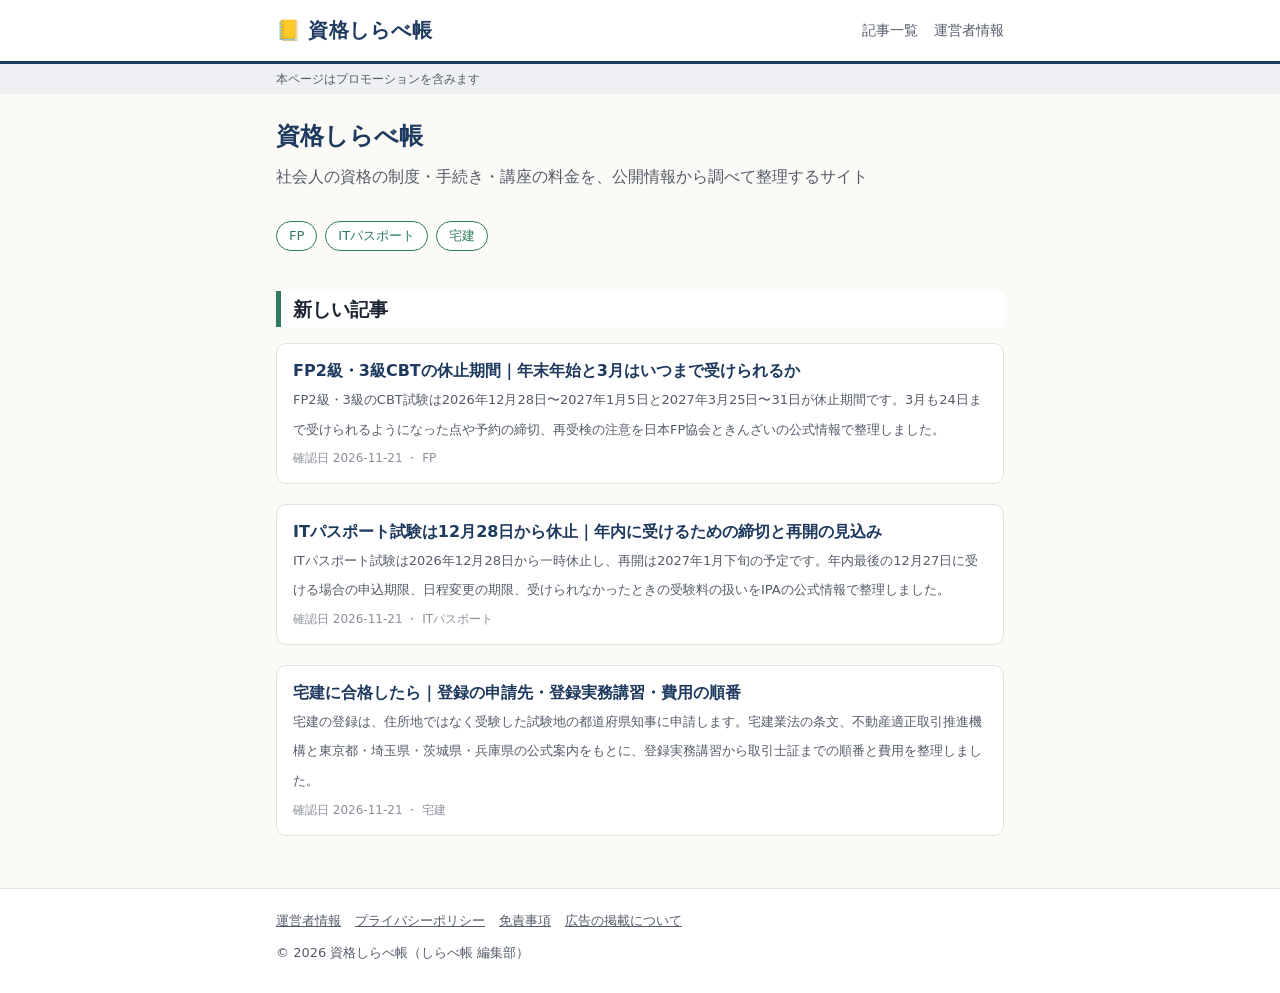
<file: index.html>
<!doctype html>
<html lang="ja">
<head>
<meta charset="utf-8">
<meta name="viewport" content="width=device-width, initial-scale=1">
<title>資格しらべ帳</title>
<meta name="description" content="社会人の資格の制度・手続き・講座の料金を、公開情報から調べて整理するサイト">
<link rel="canonical" href="https://shikaku-shirabe.github.io/">
<meta property="og:type" content="website">
<meta property="og:title" content="資格しらべ帳">
<meta property="og:description" content="社会人の資格の制度・手続き・講座の料金を、公開情報から調べて整理するサイト">
<meta property="og:url" content="https://shikaku-shirabe.github.io/">
<meta property="og:site_name" content="資格しらべ帳">
<link rel="stylesheet" href="/assets/style.css">

</head>
<body>
<header class="site-head"><div class="wrap">
<a class="logo" href="/"><span aria-hidden="true">📒</span>資格しらべ帳</a>
<nav class="nav" aria-label="サイト内"><a href="/">記事一覧</a><a href="/about/">運営者情報</a></nav>
</div></header>
<div class="pr"><div class="wrap">本ページはプロモーションを含みます</div></div>
<main><div class="wrap">
<section class="hero"><h1>資格しらべ帳</h1><p>社会人の資格の制度・手続き・講座の料金を、公開情報から調べて整理するサイト</p></section>
<ul class="tags"><li><a href="/tag/FP/">FP</a></li><li><a href="/tag/IT%E3%83%91%E3%82%B9%E3%83%9D%E3%83%BC%E3%83%88/">ITパスポート</a></li><li><a href="/tag/%E5%AE%85%E5%BB%BA/">宅建</a></li></ul>
<h2>新しい記事</h2>
<ul class="cards"><li><a class="card" href="/fp-cbt-kyushi-nenmatsu-3gatsu/"><b>FP2級・3級CBTの休止期間｜年末年始と3月はいつまで受けられるか</b><span>FP2級・3級のCBT試験は2026年12月28日〜2027年1月5日と2027年3月25日〜31日が休止期間です。3月も24日まで受けられるようになった点や予約の締切、再受検の注意を日本FP協会ときんざいの公式情報で整理しました。</span><small>確認日 2026-11-21 ・ FP</small></a></li><li><a class="card" href="/itpassport-cbt-kyushi-2026/"><b>ITパスポート試験は12月28日から休止｜年内に受けるための締切と再開の見込み</b><span>ITパスポート試験は2026年12月28日から一時休止し、再開は2027年1月下旬の予定です。年内最後の12月27日に受ける場合の申込期限、日程変更の期限、受けられなかったときの受験料の扱いをIPAの公式情報で整理しました。</span><small>確認日 2026-11-21 ・ ITパスポート</small></a></li><li><a class="card" href="/takken-goukaku-go-touroku-shinseisaki/"><b>宅建に合格したら｜登録の申請先・登録実務講習・費用の順番</b><span>宅建の登録は、住所地ではなく受験した試験地の都道府県知事に申請します。宅建業法の条文、不動産適正取引推進機構と東京都・埼玉県・茨城県・兵庫県の公式案内をもとに、登録実務講習から取引士証までの順番と費用を整理しました。</span><small>確認日 2026-11-21 ・ 宅建</small></a></li></ul>
</div></main>
<footer class="site-foot"><div class="wrap">
<nav aria-label="サイト情報"><a href="/about/">運営者情報</a><a href="/privacy/">プライバシーポリシー</a><a href="/disclaimer/">免責事項</a><a href="/ads/">広告の掲載について</a></nav>
<div>© 2026 資格しらべ帳（しらべ帳 編集部）</div>
</div></footer>
</body>
</html>
</file>
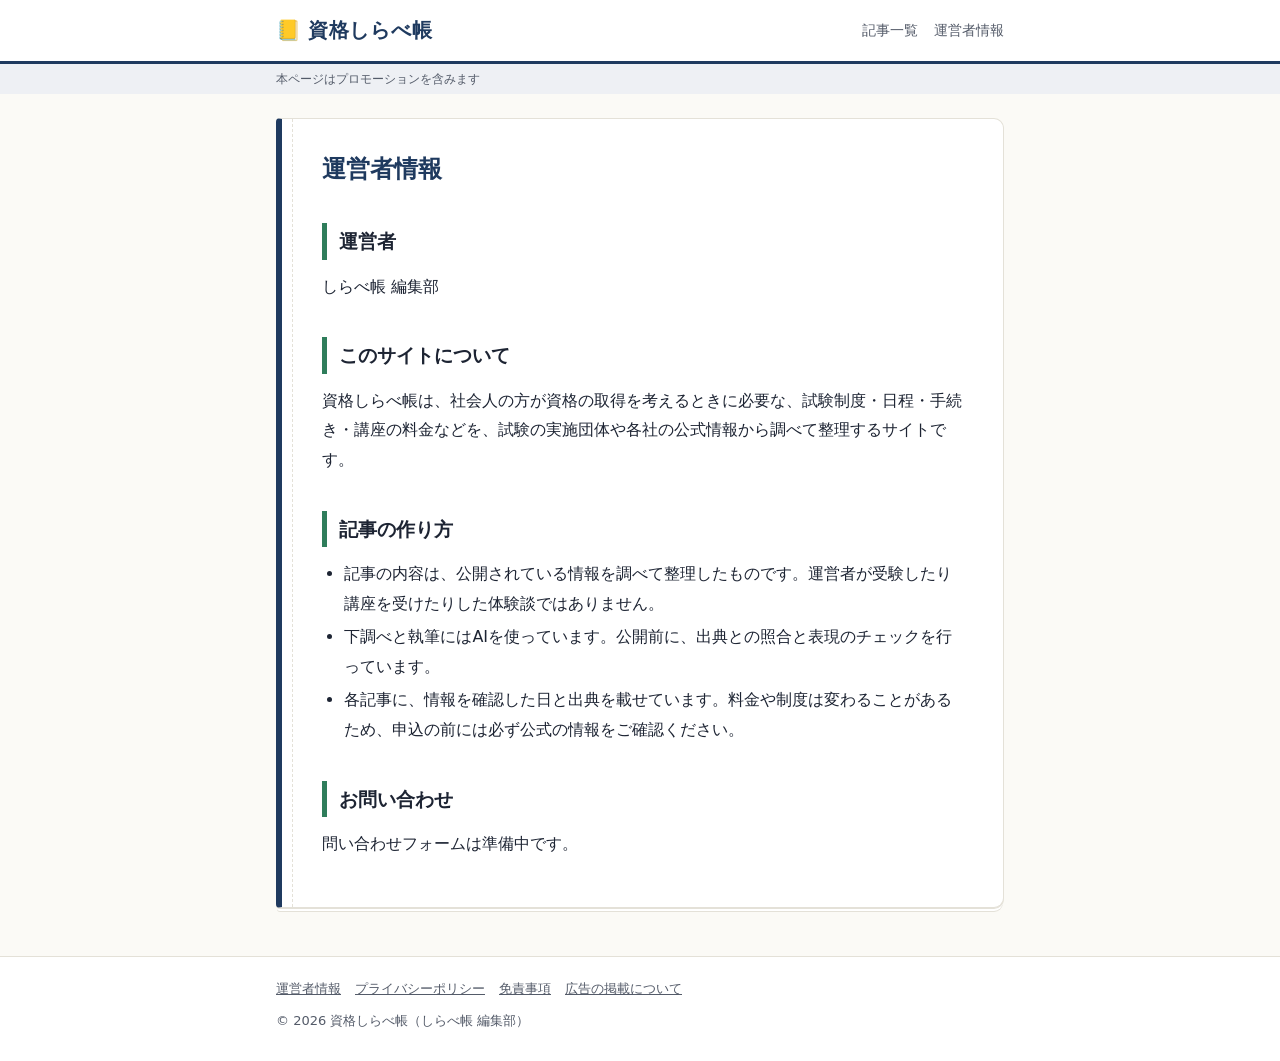
<file: about/index.html>
<!doctype html>
<html lang="ja">
<head>
<meta charset="utf-8">
<meta name="viewport" content="width=device-width, initial-scale=1">
<title>運営者情報 | 資格しらべ帳</title>
<meta name="description" content="資格しらべ帳の運営者と、記事の作り方について">
<link rel="canonical" href="https://shikaku-shirabe.github.io/about/">
<meta property="og:type" content="article">
<meta property="og:title" content="運営者情報 | 資格しらべ帳">
<meta property="og:description" content="資格しらべ帳の運営者と、記事の作り方について">
<meta property="og:url" content="https://shikaku-shirabe.github.io/about/">
<meta property="og:site_name" content="資格しらべ帳">
<link rel="stylesheet" href="/assets/style.css">

</head>
<body>
<header class="site-head"><div class="wrap">
<a class="logo" href="/"><span aria-hidden="true">📒</span>資格しらべ帳</a>
<nav class="nav" aria-label="サイト内"><a href="/">記事一覧</a><a href="/about/">運営者情報</a></nav>
</div></header>
<div class="pr"><div class="wrap">本ページはプロモーションを含みます</div></div>
<main><div class="wrap">
<article class="paper"><h1>運営者情報</h1>
<h2>運営者</h2>
<p>しらべ帳 編集部</p>
<h2>このサイトについて</h2>
<p>資格しらべ帳は、社会人の方が資格の取得を考えるときに必要な、試験制度・日程・手続き・講座の料金などを、試験の実施団体や各社の公式情報から調べて整理するサイトです。</p>
<h2>記事の作り方</h2>
<ul>
<li>記事の内容は、公開されている情報を調べて整理したものです。運営者が受験したり講座を受けたりした体験談ではありません。</li>
<li>下調べと執筆にはAIを使っています。公開前に、出典との照合と表現のチェックを行っています。</li>
<li>各記事に、情報を確認した日と出典を載せています。料金や制度は変わることがあるため、申込の前には必ず公式の情報をご確認ください。</li>
</ul>
<h2>お問い合わせ</h2>
<p>問い合わせフォームは準備中です。</p>
</article>
</div></main>
<footer class="site-foot"><div class="wrap">
<nav aria-label="サイト情報"><a href="/about/">運営者情報</a><a href="/privacy/">プライバシーポリシー</a><a href="/disclaimer/">免責事項</a><a href="/ads/">広告の掲載について</a></nav>
<div>© 2026 資格しらべ帳（しらべ帳 編集部）</div>
</div></footer>
</body>
</html>
</file>
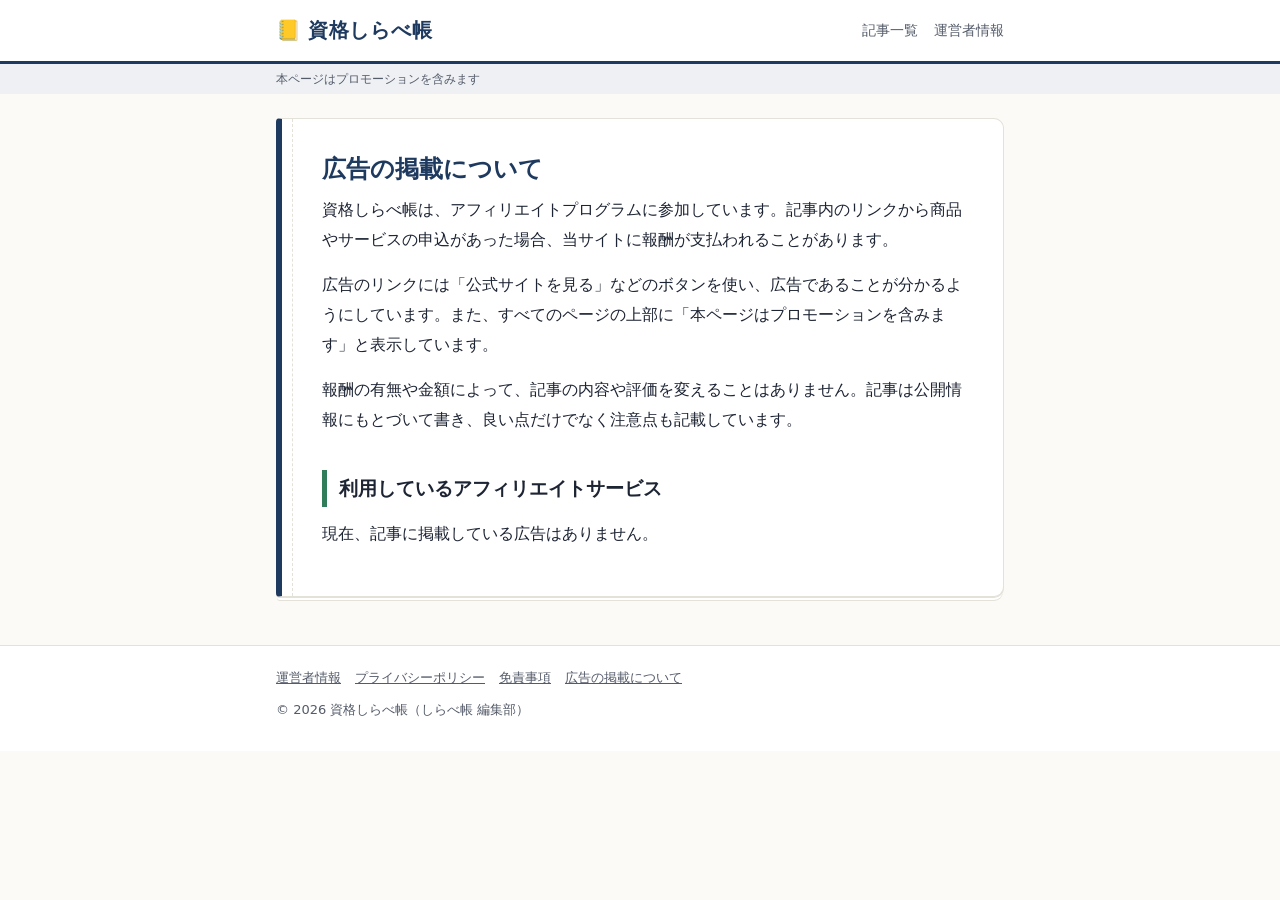
<file: ads/index.html>
<!doctype html>
<html lang="ja">
<head>
<meta charset="utf-8">
<meta name="viewport" content="width=device-width, initial-scale=1">
<title>広告の掲載について | 資格しらべ帳</title>
<meta name="description" content="資格しらべ帳の広告の掲載について">
<link rel="canonical" href="https://shikaku-shirabe.github.io/ads/">
<meta property="og:type" content="article">
<meta property="og:title" content="広告の掲載について | 資格しらべ帳">
<meta property="og:description" content="資格しらべ帳の広告の掲載について">
<meta property="og:url" content="https://shikaku-shirabe.github.io/ads/">
<meta property="og:site_name" content="資格しらべ帳">
<link rel="stylesheet" href="/assets/style.css">

</head>
<body>
<header class="site-head"><div class="wrap">
<a class="logo" href="/"><span aria-hidden="true">📒</span>資格しらべ帳</a>
<nav class="nav" aria-label="サイト内"><a href="/">記事一覧</a><a href="/about/">運営者情報</a></nav>
</div></header>
<div class="pr"><div class="wrap">本ページはプロモーションを含みます</div></div>
<main><div class="wrap">
<article class="paper"><h1>広告の掲載について</h1>
<p>資格しらべ帳は、アフィリエイトプログラムに参加しています。記事内のリンクから商品やサービスの申込があった場合、当サイトに報酬が支払われることがあります。</p>
<p>広告のリンクには「公式サイトを見る」などのボタンを使い、広告であることが分かるようにしています。また、すべてのページの上部に「本ページはプロモーションを含みます」と表示しています。</p>
<p>報酬の有無や金額によって、記事の内容や評価を変えることはありません。記事は公開情報にもとづいて書き、良い点だけでなく注意点も記載しています。</p>
<h2>利用しているアフィリエイトサービス</h2>
<p>現在、記事に掲載している広告はありません。</p>
</article>
</div></main>
<footer class="site-foot"><div class="wrap">
<nav aria-label="サイト情報"><a href="/about/">運営者情報</a><a href="/privacy/">プライバシーポリシー</a><a href="/disclaimer/">免責事項</a><a href="/ads/">広告の掲載について</a></nav>
<div>© 2026 資格しらべ帳（しらべ帳 編集部）</div>
</div></footer>
</body>
</html>
</file>
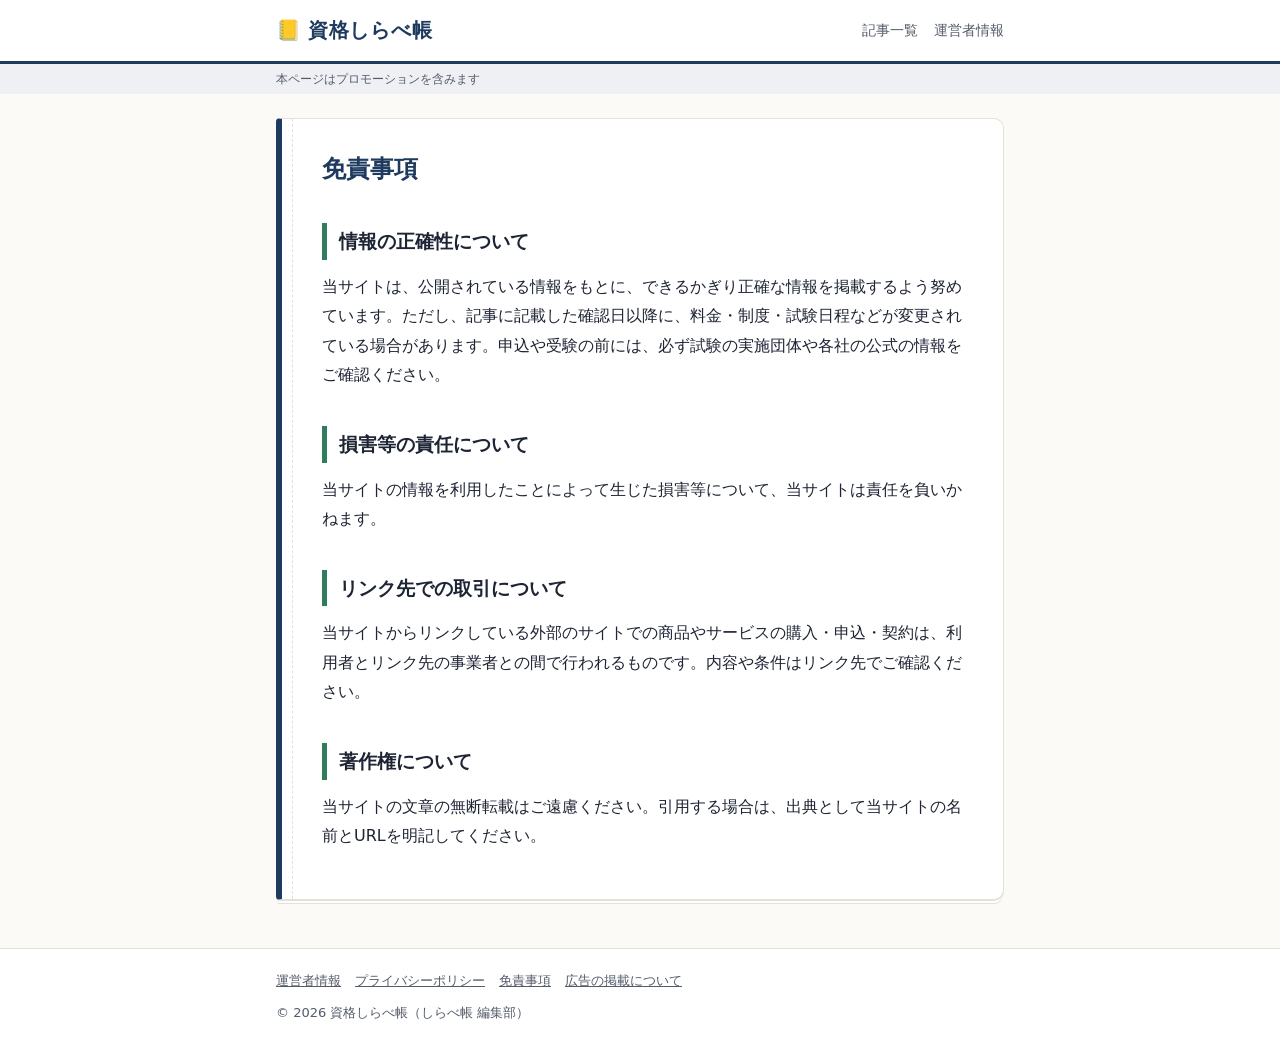
<file: disclaimer/index.html>
<!doctype html>
<html lang="ja">
<head>
<meta charset="utf-8">
<meta name="viewport" content="width=device-width, initial-scale=1">
<title>免責事項 | 資格しらべ帳</title>
<meta name="description" content="資格しらべ帳の免責事項">
<link rel="canonical" href="https://shikaku-shirabe.github.io/disclaimer/">
<meta property="og:type" content="article">
<meta property="og:title" content="免責事項 | 資格しらべ帳">
<meta property="og:description" content="資格しらべ帳の免責事項">
<meta property="og:url" content="https://shikaku-shirabe.github.io/disclaimer/">
<meta property="og:site_name" content="資格しらべ帳">
<link rel="stylesheet" href="/assets/style.css">

</head>
<body>
<header class="site-head"><div class="wrap">
<a class="logo" href="/"><span aria-hidden="true">📒</span>資格しらべ帳</a>
<nav class="nav" aria-label="サイト内"><a href="/">記事一覧</a><a href="/about/">運営者情報</a></nav>
</div></header>
<div class="pr"><div class="wrap">本ページはプロモーションを含みます</div></div>
<main><div class="wrap">
<article class="paper"><h1>免責事項</h1>
<h2>情報の正確性について</h2>
<p>当サイトは、公開されている情報をもとに、できるかぎり正確な情報を掲載するよう努めています。ただし、記事に記載した確認日以降に、料金・制度・試験日程などが変更されている場合があります。申込や受験の前には、必ず試験の実施団体や各社の公式の情報をご確認ください。</p>
<h2>損害等の責任について</h2>
<p>当サイトの情報を利用したことによって生じた損害等について、当サイトは責任を負いかねます。</p>
<h2>リンク先での取引について</h2>
<p>当サイトからリンクしている外部のサイトでの商品やサービスの購入・申込・契約は、利用者とリンク先の事業者との間で行われるものです。内容や条件はリンク先でご確認ください。</p>
<h2>著作権について</h2>
<p>当サイトの文章の無断転載はご遠慮ください。引用する場合は、出典として当サイトの名前とURLを明記してください。</p>
</article>
</div></main>
<footer class="site-foot"><div class="wrap">
<nav aria-label="サイト情報"><a href="/about/">運営者情報</a><a href="/privacy/">プライバシーポリシー</a><a href="/disclaimer/">免責事項</a><a href="/ads/">広告の掲載について</a></nav>
<div>© 2026 資格しらべ帳（しらべ帳 編集部）</div>
</div></footer>
</body>
</html>
</file>
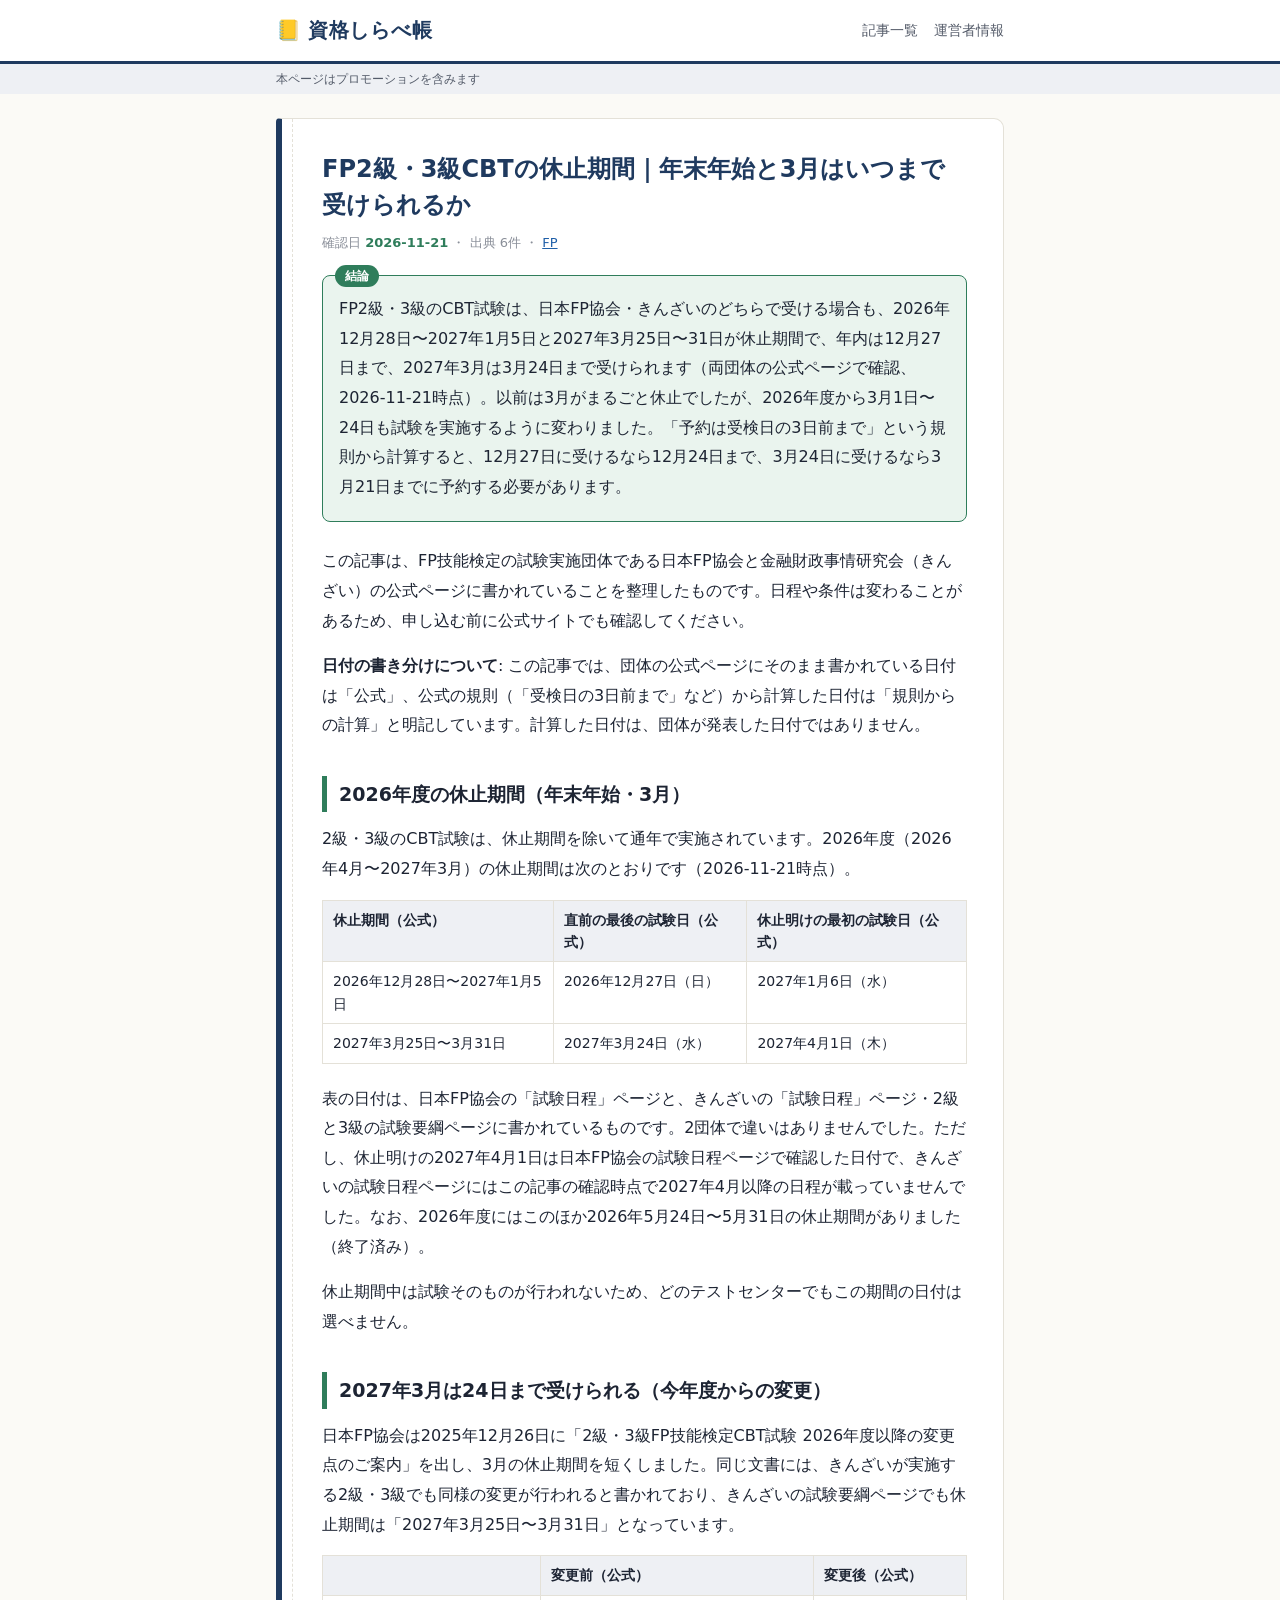
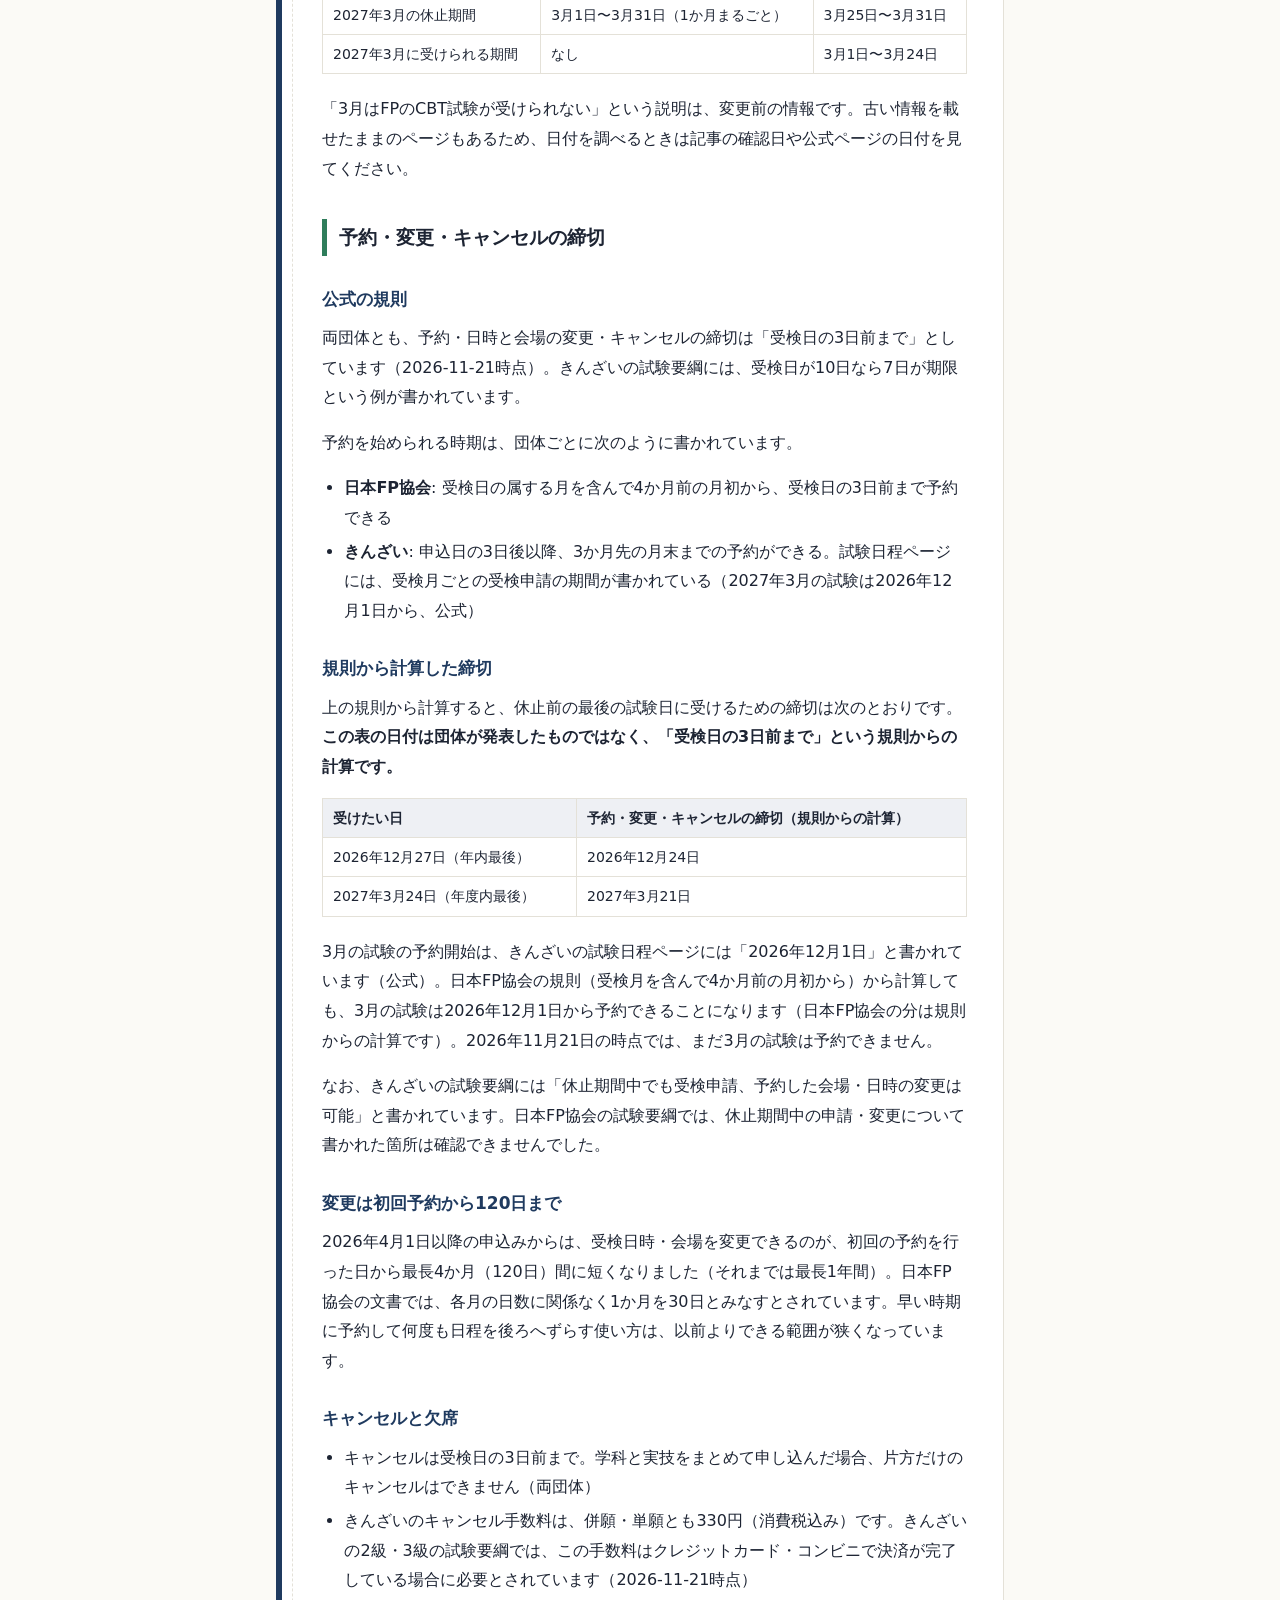
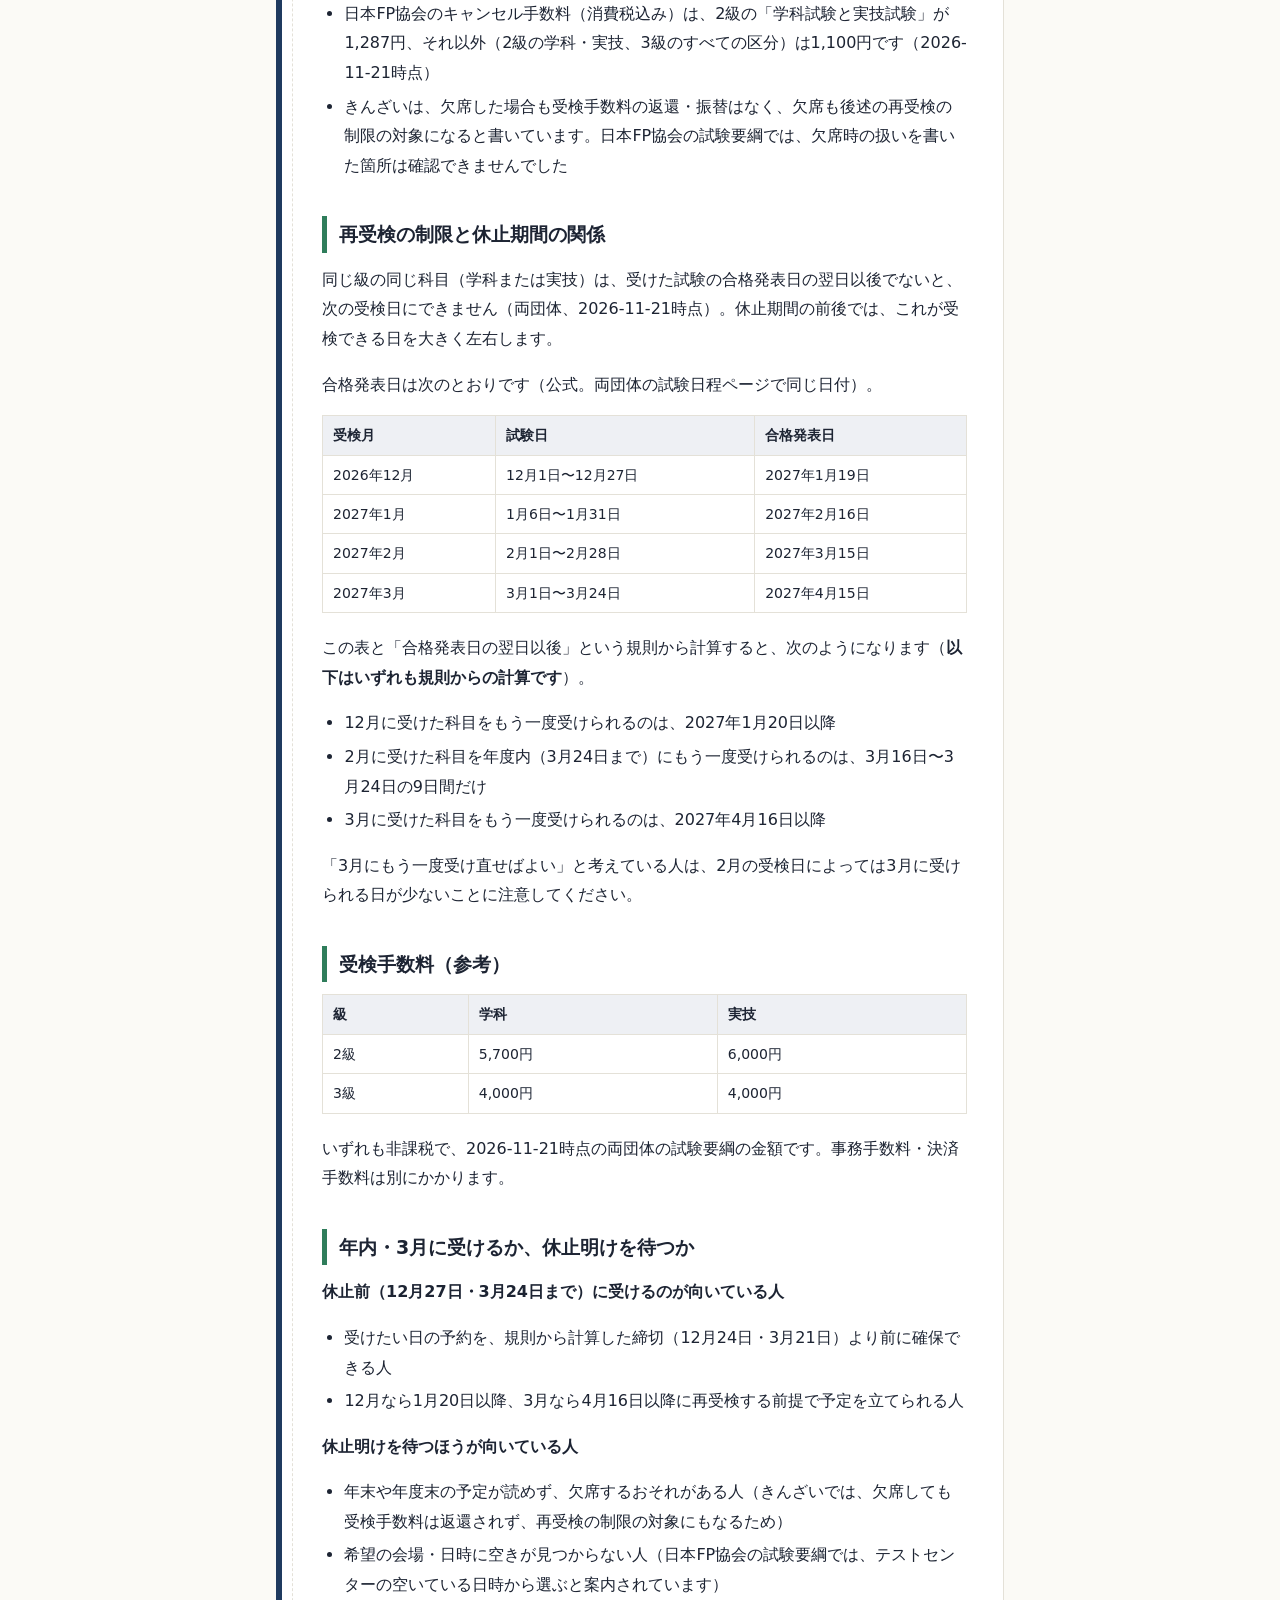
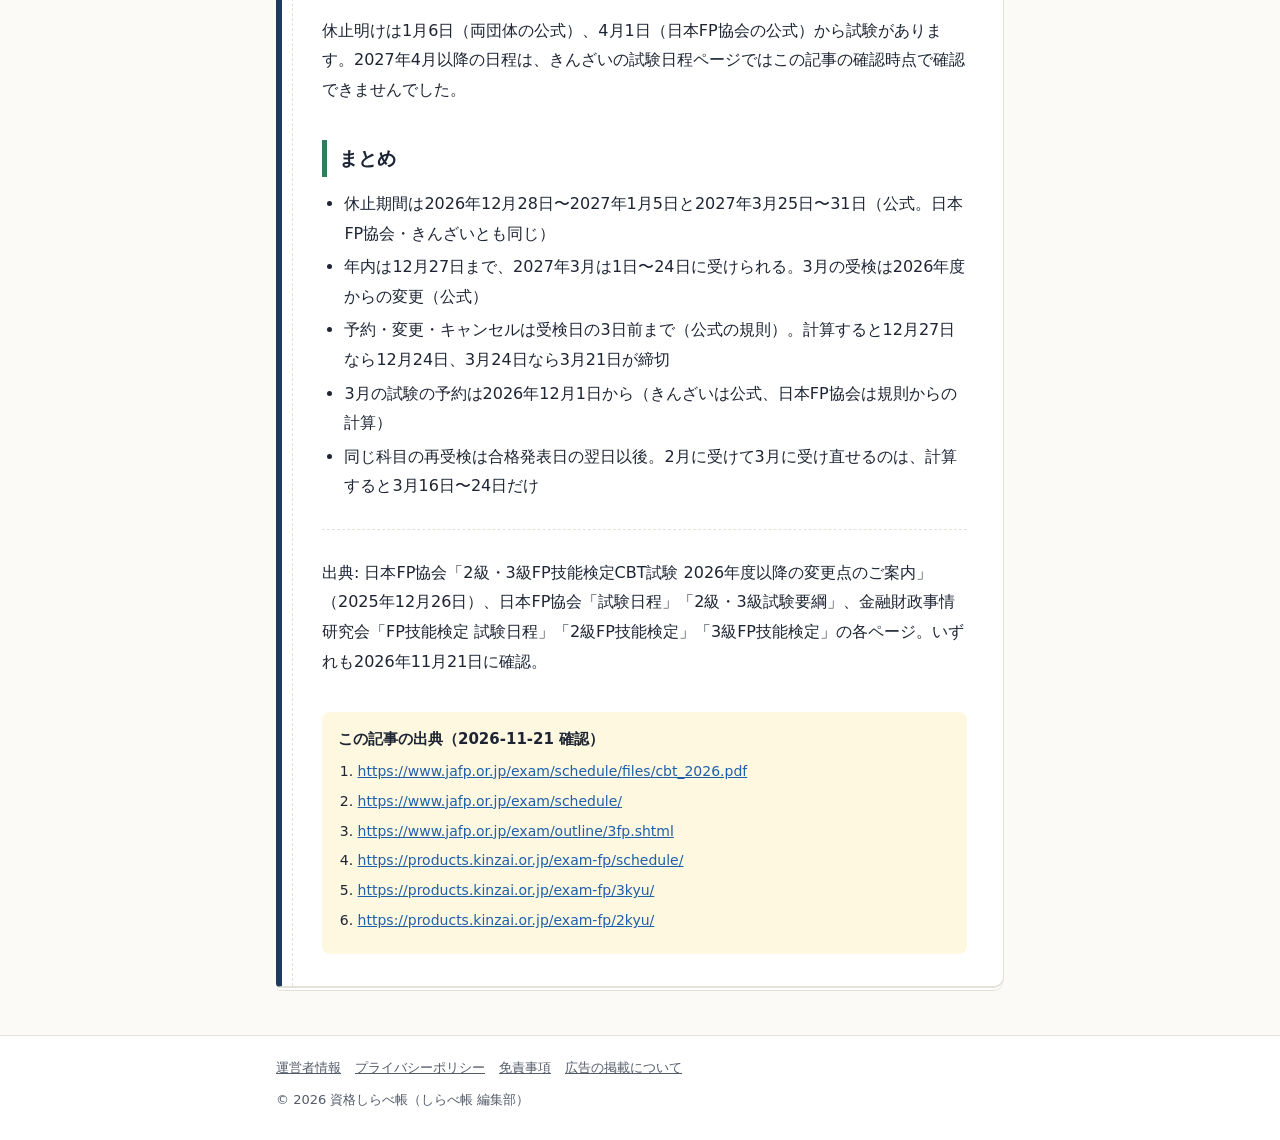
<file: fp-cbt-kyushi-nenmatsu-3gatsu/index.html>
<!doctype html>
<html lang="ja">
<head>
<meta charset="utf-8">
<meta name="viewport" content="width=device-width, initial-scale=1">
<title>FP2級・3級CBTの休止期間｜年末年始と3月はいつまで受けられるか | 資格しらべ帳</title>
<meta name="description" content="FP2級・3級のCBT試験は2026年12月28日〜2027年1月5日と2027年3月25日〜31日が休止期間です。3月も24日まで受けられるようになった点や予約の締切、再受検の注意を日本FP協会ときんざいの公式情報で整理しました。">
<link rel="canonical" href="https://shikaku-shirabe.github.io/fp-cbt-kyushi-nenmatsu-3gatsu/">
<meta property="og:type" content="article">
<meta property="og:title" content="FP2級・3級CBTの休止期間｜年末年始と3月はいつまで受けられるか | 資格しらべ帳">
<meta property="og:description" content="FP2級・3級のCBT試験は2026年12月28日〜2027年1月5日と2027年3月25日〜31日が休止期間です。3月も24日まで受けられるようになった点や予約の締切、再受検の注意を日本FP協会ときんざいの公式情報で整理しました。">
<meta property="og:url" content="https://shikaku-shirabe.github.io/fp-cbt-kyushi-nenmatsu-3gatsu/">
<meta property="og:site_name" content="資格しらべ帳">
<link rel="stylesheet" href="/assets/style.css">

</head>
<body>
<header class="site-head"><div class="wrap">
<a class="logo" href="/"><span aria-hidden="true">📒</span>資格しらべ帳</a>
<nav class="nav" aria-label="サイト内"><a href="/">記事一覧</a><a href="/about/">運営者情報</a></nav>
</div></header>
<div class="pr"><div class="wrap">本ページはプロモーションを含みます</div></div>
<main><div class="wrap">
<article class="paper">
<h1>FP2級・3級CBTの休止期間｜年末年始と3月はいつまで受けられるか</h1>
<div class="meta">確認日 <b>2026-11-21</b> ・ 出典 6件 ・ <a href="/tag/FP/">FP</a></div>
<div class="lead"><span class="lead-label">結論</span><p>FP2級・3級のCBT試験は、日本FP協会・きんざいのどちらで受ける場合も、2026年12月28日〜2027年1月5日と2027年3月25日〜31日が休止期間で、年内は12月27日まで、2027年3月は3月24日まで受けられます（両団体の公式ページで確認、2026-11-21時点）。以前は3月がまるごと休止でしたが、2026年度から3月1日〜24日も試験を実施するように変わりました。「予約は受検日の3日前まで」という規則から計算すると、12月27日に受けるなら12月24日まで、3月24日に受けるなら3月21日までに予約する必要があります。</p></div>
<p>この記事は、FP技能検定の試験実施団体である日本FP協会と金融財政事情研究会（きんざい）の公式ページに書かれていることを整理したものです。日程や条件は変わることがあるため、申し込む前に公式サイトでも確認してください。</p>
<p><strong>日付の書き分けについて</strong>: この記事では、団体の公式ページにそのまま書かれている日付は「公式」、公式の規則（「受検日の3日前まで」など）から計算した日付は「規則からの計算」と明記しています。計算した日付は、団体が発表した日付ではありません。</p>
<h2 id="h-1">2026年度の休止期間（年末年始・3月）</h2>
<p>2級・3級のCBT試験は、休止期間を除いて通年で実施されています。2026年度（2026年4月〜2027年3月）の休止期間は次のとおりです（2026-11-21時点）。</p>
<div class="table-wrap"><table><thead><tr><th>休止期間（公式）</th><th>直前の最後の試験日（公式）</th><th>休止明けの最初の試験日（公式）</th></tr></thead><tbody><tr><td>2026年12月28日〜2027年1月5日</td><td>2026年12月27日（日）</td><td>2027年1月6日（水）</td></tr><tr><td>2027年3月25日〜3月31日</td><td>2027年3月24日（水）</td><td>2027年4月1日（木）</td></tr></tbody></table></div>
<p>表の日付は、日本FP協会の「試験日程」ページと、きんざいの「試験日程」ページ・2級と3級の試験要綱ページに書かれているものです。2団体で違いはありませんでした。ただし、休止明けの2027年4月1日は日本FP協会の試験日程ページで確認した日付で、きんざいの試験日程ページにはこの記事の確認時点で2027年4月以降の日程が載っていませんでした。なお、2026年度にはこのほか2026年5月24日〜5月31日の休止期間がありました（終了済み）。</p>
<p>休止期間中は試験そのものが行われないため、どのテストセンターでもこの期間の日付は選べません。</p>
<h2 id="h-2">2027年3月は24日まで受けられる（今年度からの変更）</h2>
<p>日本FP協会は2025年12月26日に「2級・3級FP技能検定CBT試験 2026年度以降の変更点のご案内」を出し、3月の休止期間を短くしました。同じ文書には、きんざいが実施する2級・3級でも同様の変更が行われると書かれており、きんざいの試験要綱ページでも休止期間は「2027年3月25日〜3月31日」となっています。</p>
<div class="table-wrap"><table><thead><tr><th></th><th>変更前（公式）</th><th>変更後（公式）</th></tr></thead><tbody><tr><td>2027年3月の休止期間</td><td>3月1日〜3月31日（1か月まるごと）</td><td>3月25日〜3月31日</td></tr><tr><td>2027年3月に受けられる期間</td><td>なし</td><td>3月1日〜3月24日</td></tr></tbody></table></div>
<p>「3月はFPのCBT試験が受けられない」という説明は、変更前の情報です。古い情報を載せたままのページもあるため、日付を調べるときは記事の確認日や公式ページの日付を見てください。</p>
<h2 id="h-3">予約・変更・キャンセルの締切</h2>
<h3>公式の規則</h3>
<p>両団体とも、予約・日時と会場の変更・キャンセルの締切は「受検日の3日前まで」としています（2026-11-21時点）。きんざいの試験要綱には、受検日が10日なら7日が期限という例が書かれています。</p>
<p>予約を始められる時期は、団体ごとに次のように書かれています。</p>
<ul><li><strong>日本FP協会</strong>: 受検日の属する月を含んで4か月前の月初から、受検日の3日前まで予約できる</li><li><strong>きんざい</strong>: 申込日の3日後以降、3か月先の月末までの予約ができる。試験日程ページには、受検月ごとの受検申請の期間が書かれている（2027年3月の試験は2026年12月1日から、公式）</li></ul>
<h3>規則から計算した締切</h3>
<p>上の規則から計算すると、休止前の最後の試験日に受けるための締切は次のとおりです。<strong>この表の日付は団体が発表したものではなく、「受検日の3日前まで」という規則からの計算です。</strong></p>
<div class="table-wrap"><table><thead><tr><th>受けたい日</th><th>予約・変更・キャンセルの締切（規則からの計算）</th></tr></thead><tbody><tr><td>2026年12月27日（年内最後）</td><td>2026年12月24日</td></tr><tr><td>2027年3月24日（年度内最後）</td><td>2027年3月21日</td></tr></tbody></table></div>
<p>3月の試験の予約開始は、きんざいの試験日程ページには「2026年12月1日」と書かれています（公式）。日本FP協会の規則（受検月を含んで4か月前の月初から）から計算しても、3月の試験は2026年12月1日から予約できることになります（日本FP協会の分は規則からの計算です）。2026年11月21日の時点では、まだ3月の試験は予約できません。</p>
<p>なお、きんざいの試験要綱には「休止期間中でも受検申請、予約した会場・日時の変更は可能」と書かれています。日本FP協会の試験要綱では、休止期間中の申請・変更について書かれた箇所は確認できませんでした。</p>
<h3>変更は初回予約から120日まで</h3>
<p>2026年4月1日以降の申込みからは、受検日時・会場を変更できるのが、初回の予約を行った日から最長4か月（120日）間に短くなりました（それまでは最長1年間）。日本FP協会の文書では、各月の日数に関係なく1か月を30日とみなすとされています。早い時期に予約して何度も日程を後ろへずらす使い方は、以前よりできる範囲が狭くなっています。</p>
<h3>キャンセルと欠席</h3>
<ul><li>キャンセルは受検日の3日前まで。学科と実技をまとめて申し込んだ場合、片方だけのキャンセルはできません（両団体）</li><li>きんざいのキャンセル手数料は、併願・単願とも330円（消費税込み）です。きんざいの2級・3級の試験要綱では、この手数料はクレジットカード・コンビニで決済が完了している場合に必要とされています（2026-11-21時点）</li><li>日本FP協会のキャンセル手数料（消費税込み）は、2級の「学科試験と実技試験」が1,287円、それ以外（2級の学科・実技、3級のすべての区分）は1,100円です（2026-11-21時点）</li><li>きんざいは、欠席した場合も受検手数料の返還・振替はなく、欠席も後述の再受検の制限の対象になると書いています。日本FP協会の試験要綱では、欠席時の扱いを書いた箇所は確認できませんでした</li></ul>
<h2 id="h-4">再受検の制限と休止期間の関係</h2>
<p>同じ級の同じ科目（学科または実技）は、受けた試験の合格発表日の翌日以後でないと、次の受検日にできません（両団体、2026-11-21時点）。休止期間の前後では、これが受検できる日を大きく左右します。</p>
<p>合格発表日は次のとおりです（公式。両団体の試験日程ページで同じ日付）。</p>
<div class="table-wrap"><table><thead><tr><th>受検月</th><th>試験日</th><th>合格発表日</th></tr></thead><tbody><tr><td>2026年12月</td><td>12月1日〜12月27日</td><td>2027年1月19日</td></tr><tr><td>2027年1月</td><td>1月6日〜1月31日</td><td>2027年2月16日</td></tr><tr><td>2027年2月</td><td>2月1日〜2月28日</td><td>2027年3月15日</td></tr><tr><td>2027年3月</td><td>3月1日〜3月24日</td><td>2027年4月15日</td></tr></tbody></table></div>
<p>この表と「合格発表日の翌日以後」という規則から計算すると、次のようになります（<strong>以下はいずれも規則からの計算です</strong>）。</p>
<ul><li>12月に受けた科目をもう一度受けられるのは、2027年1月20日以降</li><li>2月に受けた科目を年度内（3月24日まで）にもう一度受けられるのは、3月16日〜3月24日の9日間だけ</li><li>3月に受けた科目をもう一度受けられるのは、2027年4月16日以降</li></ul>
<p>「3月にもう一度受け直せばよい」と考えている人は、2月の受検日によっては3月に受けられる日が少ないことに注意してください。</p>
<h2 id="h-5">受検手数料（参考）</h2>
<div class="table-wrap"><table><thead><tr><th>級</th><th>学科</th><th>実技</th></tr></thead><tbody><tr><td>2級</td><td>5,700円</td><td>6,000円</td></tr><tr><td>3級</td><td>4,000円</td><td>4,000円</td></tr></tbody></table></div>
<p>いずれも非課税で、2026-11-21時点の両団体の試験要綱の金額です。事務手数料・決済手数料は別にかかります。</p>
<h2 id="h-6">年内・3月に受けるか、休止明けを待つか</h2>
<p><strong>休止前（12月27日・3月24日まで）に受けるのが向いている人</strong></p>
<ul><li>受けたい日の予約を、規則から計算した締切（12月24日・3月21日）より前に確保できる人</li><li>12月なら1月20日以降、3月なら4月16日以降に再受検する前提で予定を立てられる人</li></ul>
<p><strong>休止明けを待つほうが向いている人</strong></p>
<ul><li>年末や年度末の予定が読めず、欠席するおそれがある人（きんざいでは、欠席しても受検手数料は返還されず、再受検の制限の対象にもなるため）</li><li>希望の会場・日時に空きが見つからない人（日本FP協会の試験要綱では、テストセンターの空いている日時から選ぶと案内されています）</li></ul>
<p>休止明けは1月6日（両団体の公式）、4月1日（日本FP協会の公式）から試験があります。2027年4月以降の日程は、きんざいの試験日程ページではこの記事の確認時点で確認できませんでした。</p>
<h2 id="h-7">まとめ</h2>
<ul><li>休止期間は2026年12月28日〜2027年1月5日と2027年3月25日〜31日（公式。日本FP協会・きんざいとも同じ）</li><li>年内は12月27日まで、2027年3月は1日〜24日に受けられる。3月の受検は2026年度からの変更（公式）</li><li>予約・変更・キャンセルは受検日の3日前まで（公式の規則）。計算すると12月27日なら12月24日、3月24日なら3月21日が締切</li><li>3月の試験の予約は2026年12月1日から（きんざいは公式、日本FP協会は規則からの計算）</li><li>同じ科目の再受検は合格発表日の翌日以後。2月に受けて3月に受け直せるのは、計算すると3月16日〜24日だけ</li></ul>
<hr>
<p>出典: 日本FP協会「2級・3級FP技能検定CBT試験 2026年度以降の変更点のご案内」（2025年12月26日）、日本FP協会「試験日程」「2級・3級試験要綱」、金融財政事情研究会「FP技能検定 試験日程」「2級FP技能検定」「3級FP技能検定」の各ページ。いずれも2026年11月21日に確認。</p>
<section class="sources"><h2>この記事の出典（2026-11-21 確認）</h2><ol><li><a href="https://www.jafp.or.jp/exam/schedule/files/cbt_2026.pdf" target="_blank" rel="noopener">https://www.jafp.or.jp/exam/schedule/files/cbt_2026.pdf</a></li><li><a href="https://www.jafp.or.jp/exam/schedule/" target="_blank" rel="noopener">https://www.jafp.or.jp/exam/schedule/</a></li><li><a href="https://www.jafp.or.jp/exam/outline/3fp.shtml" target="_blank" rel="noopener">https://www.jafp.or.jp/exam/outline/3fp.shtml</a></li><li><a href="https://products.kinzai.or.jp/exam-fp/schedule/" target="_blank" rel="noopener">https://products.kinzai.or.jp/exam-fp/schedule/</a></li><li><a href="https://products.kinzai.or.jp/exam-fp/3kyu/" target="_blank" rel="noopener">https://products.kinzai.or.jp/exam-fp/3kyu/</a></li><li><a href="https://products.kinzai.or.jp/exam-fp/2kyu/" target="_blank" rel="noopener">https://products.kinzai.or.jp/exam-fp/2kyu/</a></li></ol></section>
</article>

</div></main>
<footer class="site-foot"><div class="wrap">
<nav aria-label="サイト情報"><a href="/about/">運営者情報</a><a href="/privacy/">プライバシーポリシー</a><a href="/disclaimer/">免責事項</a><a href="/ads/">広告の掲載について</a></nav>
<div>© 2026 資格しらべ帳（しらべ帳 編集部）</div>
</div></footer>
</body>
</html>
</file>
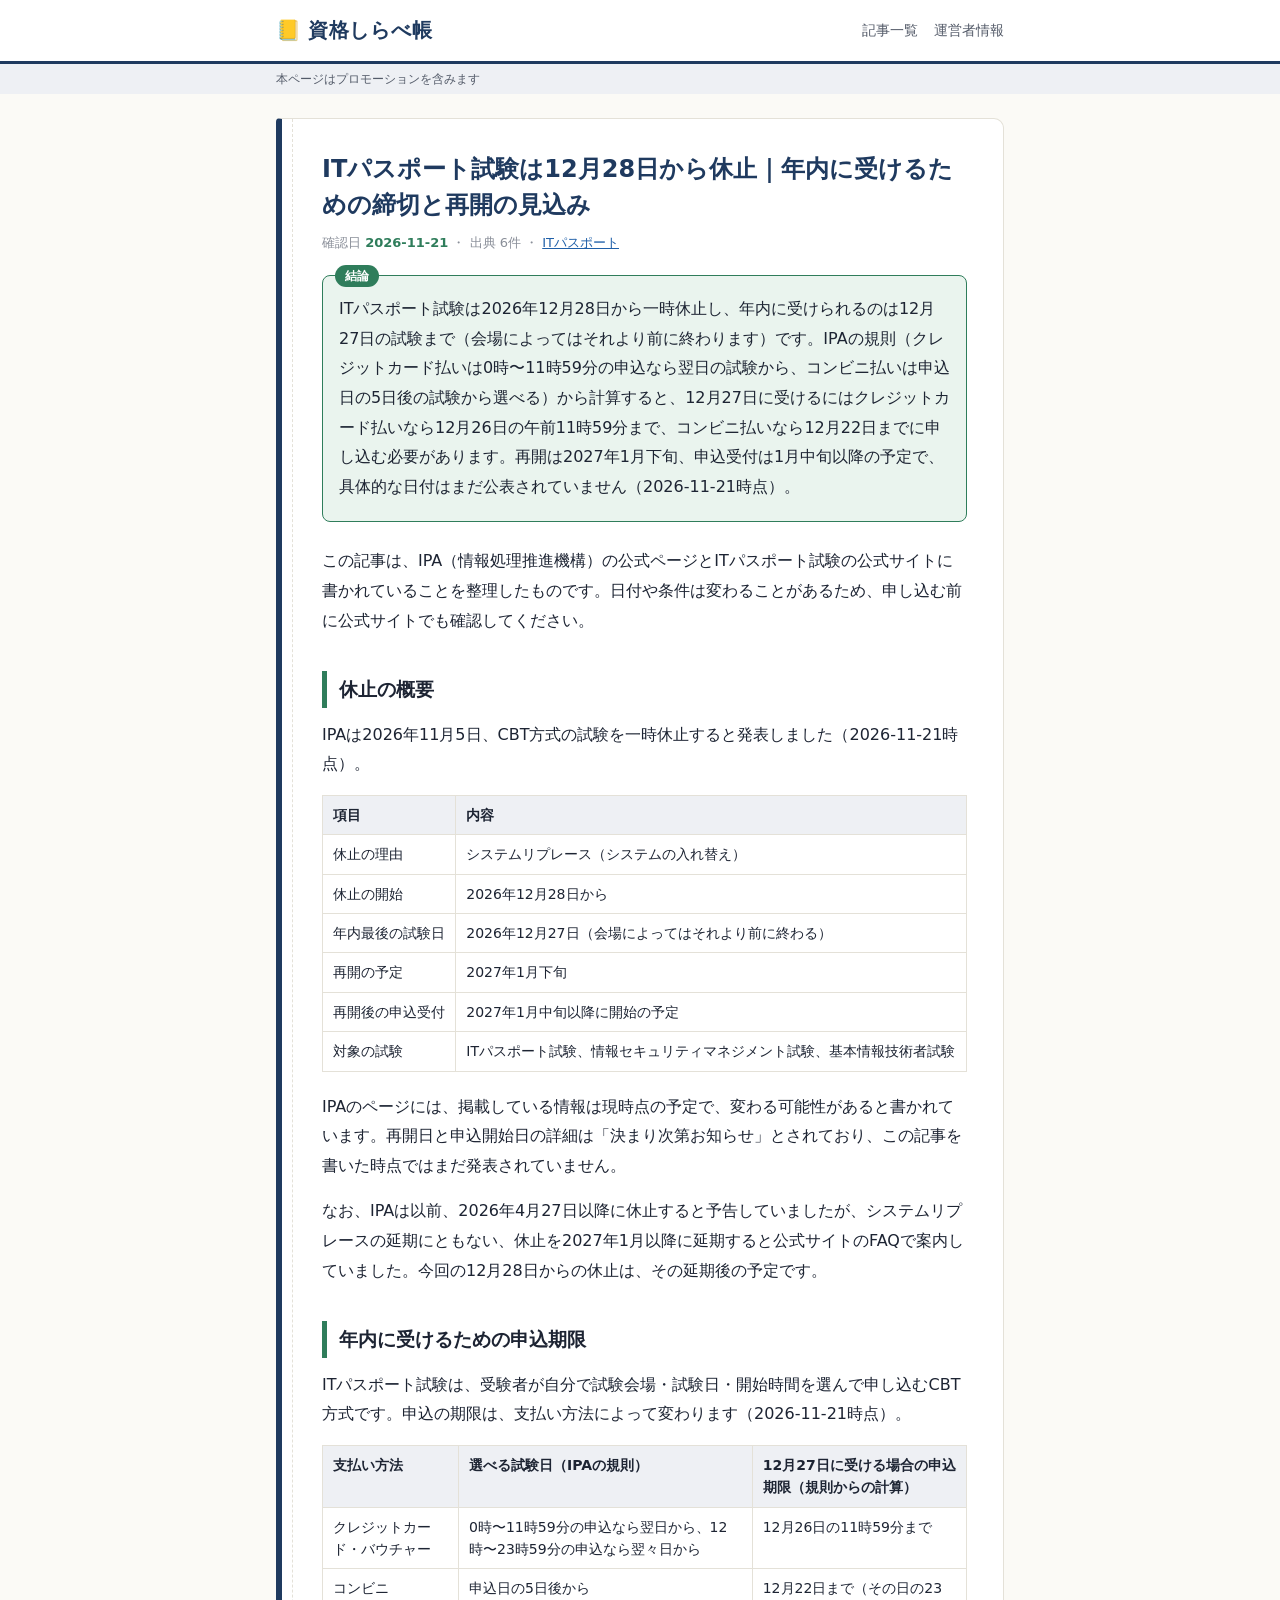
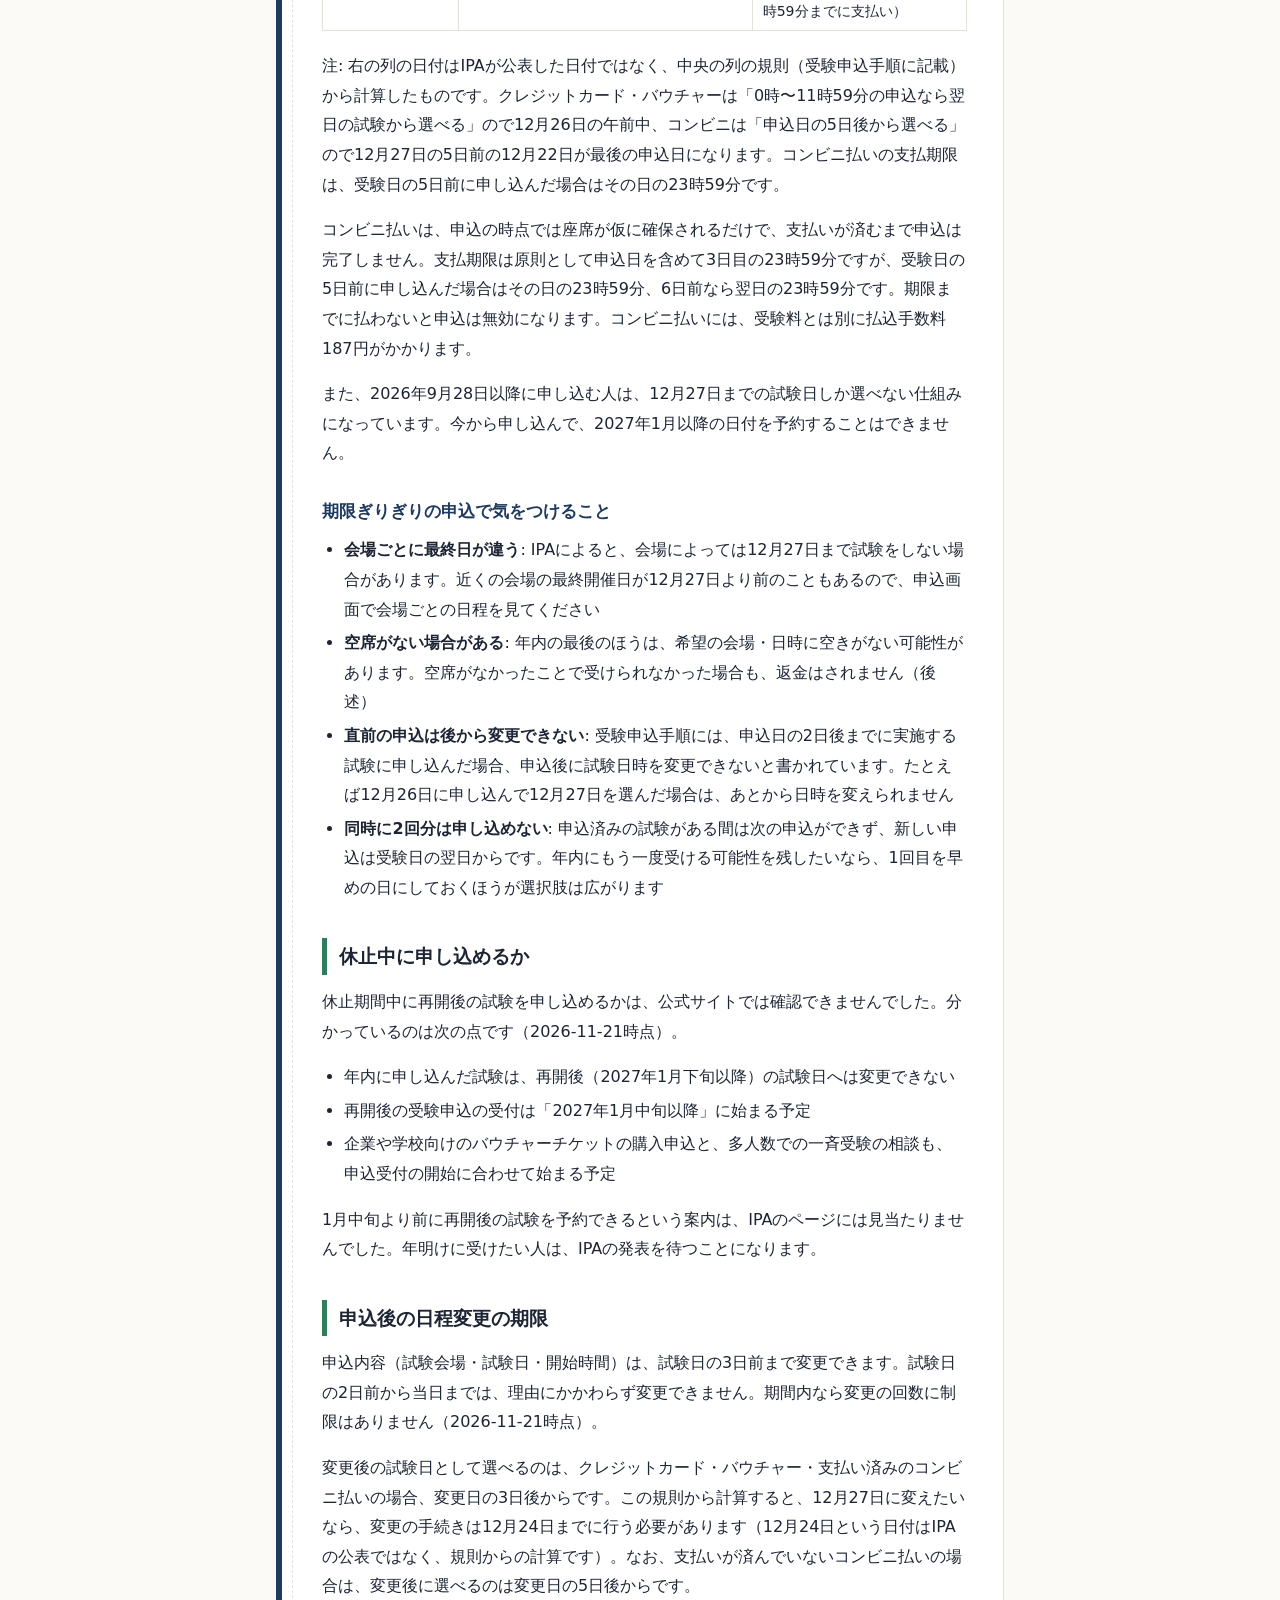
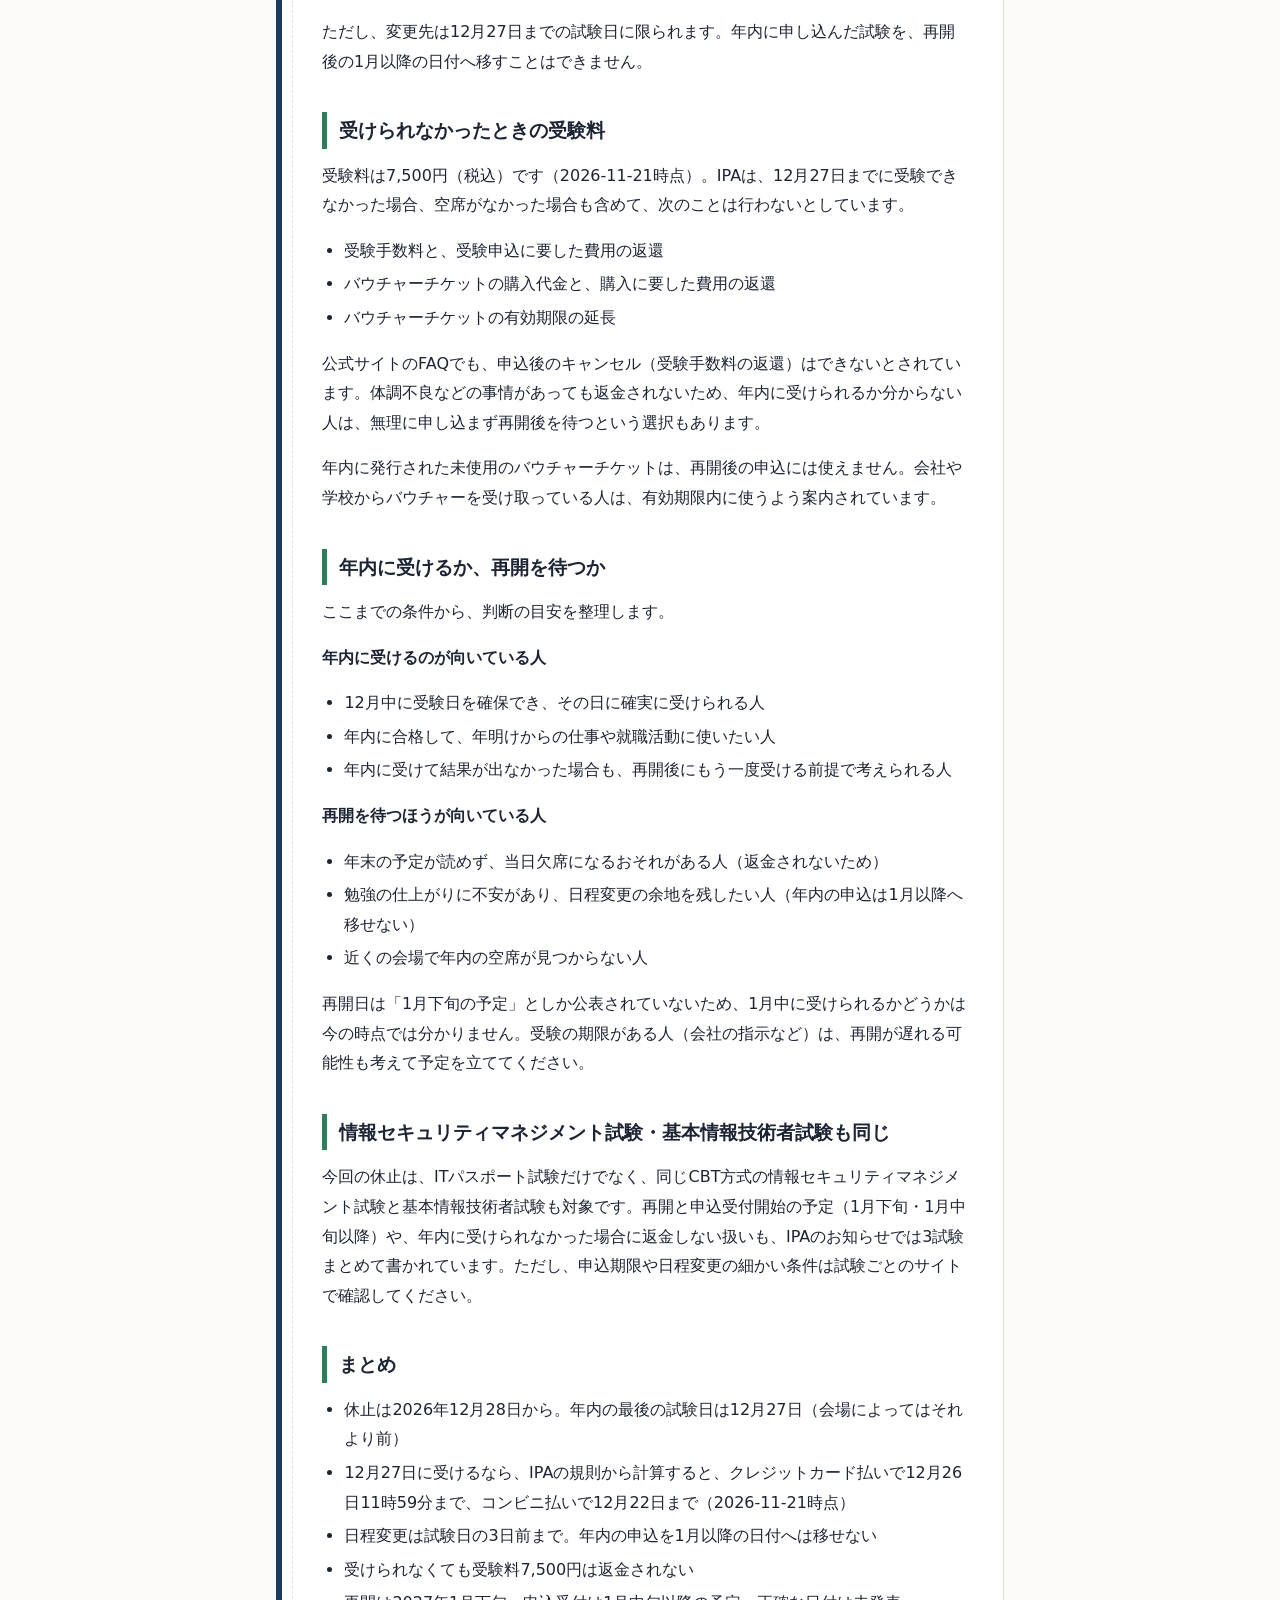
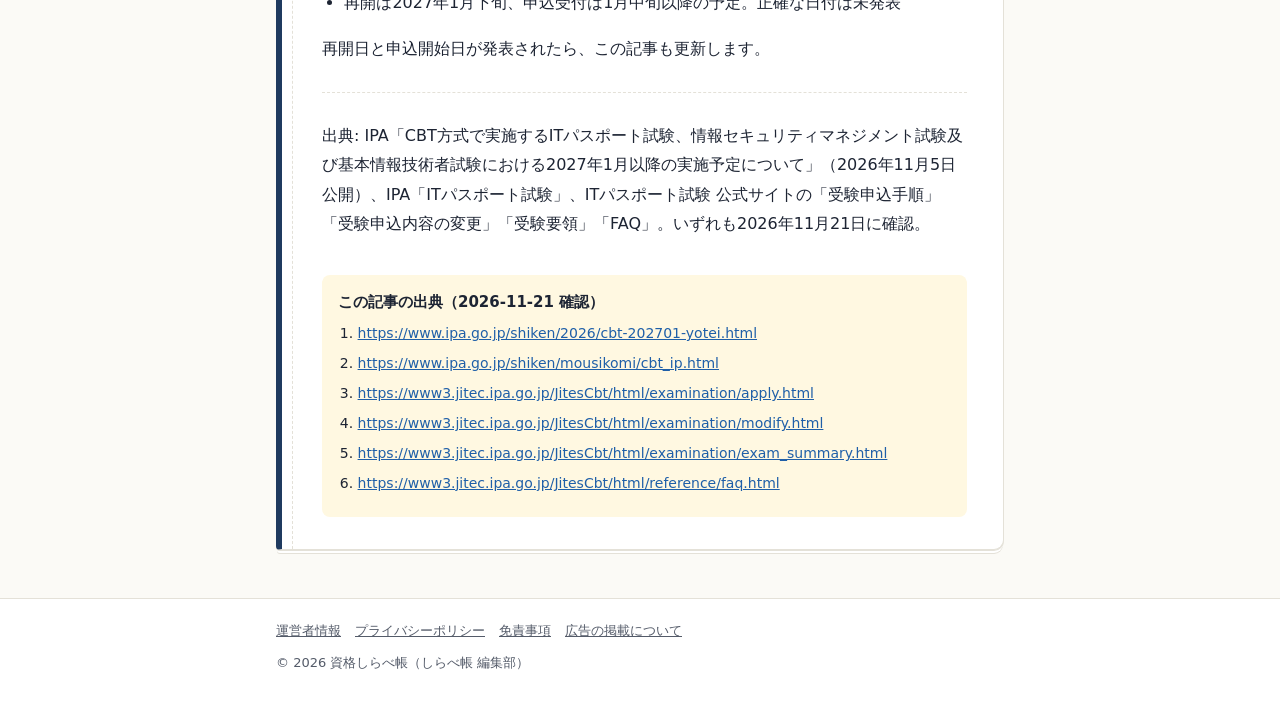
<file: itpassport-cbt-kyushi-2026/index.html>
<!doctype html>
<html lang="ja">
<head>
<meta charset="utf-8">
<meta name="viewport" content="width=device-width, initial-scale=1">
<title>ITパスポート試験は12月28日から休止｜年内に受けるための締切と再開の見込み | 資格しらべ帳</title>
<meta name="description" content="ITパスポート試験は2026年12月28日から一時休止し、再開は2027年1月下旬の予定です。年内最後の12月27日に受ける場合の申込期限、日程変更の期限、受けられなかったときの受験料の扱いをIPAの公式情報で整理しました。">
<link rel="canonical" href="https://shikaku-shirabe.github.io/itpassport-cbt-kyushi-2026/">
<meta property="og:type" content="article">
<meta property="og:title" content="ITパスポート試験は12月28日から休止｜年内に受けるための締切と再開の見込み | 資格しらべ帳">
<meta property="og:description" content="ITパスポート試験は2026年12月28日から一時休止し、再開は2027年1月下旬の予定です。年内最後の12月27日に受ける場合の申込期限、日程変更の期限、受けられなかったときの受験料の扱いをIPAの公式情報で整理しました。">
<meta property="og:url" content="https://shikaku-shirabe.github.io/itpassport-cbt-kyushi-2026/">
<meta property="og:site_name" content="資格しらべ帳">
<link rel="stylesheet" href="/assets/style.css">

</head>
<body>
<header class="site-head"><div class="wrap">
<a class="logo" href="/"><span aria-hidden="true">📒</span>資格しらべ帳</a>
<nav class="nav" aria-label="サイト内"><a href="/">記事一覧</a><a href="/about/">運営者情報</a></nav>
</div></header>
<div class="pr"><div class="wrap">本ページはプロモーションを含みます</div></div>
<main><div class="wrap">
<article class="paper">
<h1>ITパスポート試験は12月28日から休止｜年内に受けるための締切と再開の見込み</h1>
<div class="meta">確認日 <b>2026-11-21</b> ・ 出典 6件 ・ <a href="/tag/IT%E3%83%91%E3%82%B9%E3%83%9D%E3%83%BC%E3%83%88/">ITパスポート</a></div>
<div class="lead"><span class="lead-label">結論</span><p>ITパスポート試験は2026年12月28日から一時休止し、年内に受けられるのは12月27日の試験まで（会場によってはそれより前に終わります）です。IPAの規則（クレジットカード払いは0時〜11時59分の申込なら翌日の試験から、コンビニ払いは申込日の5日後の試験から選べる）から計算すると、12月27日に受けるにはクレジットカード払いなら12月26日の午前11時59分まで、コンビニ払いなら12月22日までに申し込む必要があります。再開は2027年1月下旬、申込受付は1月中旬以降の予定で、具体的な日付はまだ公表されていません（2026-11-21時点）。</p></div>
<p>この記事は、IPA（情報処理推進機構）の公式ページとITパスポート試験の公式サイトに書かれていることを整理したものです。日付や条件は変わることがあるため、申し込む前に公式サイトでも確認してください。</p>
<h2 id="h-1">休止の概要</h2>
<p>IPAは2026年11月5日、CBT方式の試験を一時休止すると発表しました（2026-11-21時点）。</p>
<div class="table-wrap"><table><thead><tr><th>項目</th><th>内容</th></tr></thead><tbody><tr><td>休止の理由</td><td>システムリプレース（システムの入れ替え）</td></tr><tr><td>休止の開始</td><td>2026年12月28日から</td></tr><tr><td>年内最後の試験日</td><td>2026年12月27日（会場によってはそれより前に終わる）</td></tr><tr><td>再開の予定</td><td>2027年1月下旬</td></tr><tr><td>再開後の申込受付</td><td>2027年1月中旬以降に開始の予定</td></tr><tr><td>対象の試験</td><td>ITパスポート試験、情報セキュリティマネジメント試験、基本情報技術者試験</td></tr></tbody></table></div>
<p>IPAのページには、掲載している情報は現時点の予定で、変わる可能性があると書かれています。再開日と申込開始日の詳細は「決まり次第お知らせ」とされており、この記事を書いた時点ではまだ発表されていません。</p>
<p>なお、IPAは以前、2026年4月27日以降に休止すると予告していましたが、システムリプレースの延期にともない、休止を2027年1月以降に延期すると公式サイトのFAQで案内していました。今回の12月28日からの休止は、その延期後の予定です。</p>
<h2 id="h-2">年内に受けるための申込期限</h2>
<p>ITパスポート試験は、受験者が自分で試験会場・試験日・開始時間を選んで申し込むCBT方式です。申込の期限は、支払い方法によって変わります（2026-11-21時点）。</p>
<div class="table-wrap"><table><thead><tr><th>支払い方法</th><th>選べる試験日（IPAの規則）</th><th>12月27日に受ける場合の申込期限（規則からの計算）</th></tr></thead><tbody><tr><td>クレジットカード・バウチャー</td><td>0時〜11時59分の申込なら翌日から、12時〜23時59分の申込なら翌々日から</td><td>12月26日の11時59分まで</td></tr><tr><td>コンビニ</td><td>申込日の5日後から</td><td>12月22日まで（その日の23時59分までに支払い）</td></tr></tbody></table></div>
<p>注: 右の列の日付はIPAが公表した日付ではなく、中央の列の規則（受験申込手順に記載）から計算したものです。クレジットカード・バウチャーは「0時〜11時59分の申込なら翌日の試験から選べる」ので12月26日の午前中、コンビニは「申込日の5日後から選べる」ので12月27日の5日前の12月22日が最後の申込日になります。コンビニ払いの支払期限は、受験日の5日前に申し込んだ場合はその日の23時59分です。</p>
<p>コンビニ払いは、申込の時点では座席が仮に確保されるだけで、支払いが済むまで申込は完了しません。支払期限は原則として申込日を含めて3日目の23時59分ですが、受験日の5日前に申し込んだ場合はその日の23時59分、6日前なら翌日の23時59分です。期限までに払わないと申込は無効になります。コンビニ払いには、受験料とは別に払込手数料187円がかかります。</p>
<p>また、2026年9月28日以降に申し込む人は、12月27日までの試験日しか選べない仕組みになっています。今から申し込んで、2027年1月以降の日付を予約することはできません。</p>
<h3>期限ぎりぎりの申込で気をつけること</h3>
<ul><li><strong>会場ごとに最終日が違う</strong>: IPAによると、会場によっては12月27日まで試験をしない場合があります。近くの会場の最終開催日が12月27日より前のこともあるので、申込画面で会場ごとの日程を見てください</li><li><strong>空席がない場合がある</strong>: 年内の最後のほうは、希望の会場・日時に空きがない可能性があります。空席がなかったことで受けられなかった場合も、返金はされません（後述）</li><li><strong>直前の申込は後から変更できない</strong>: 受験申込手順には、申込日の2日後までに実施する試験に申し込んだ場合、申込後に試験日時を変更できないと書かれています。たとえば12月26日に申し込んで12月27日を選んだ場合は、あとから日時を変えられません</li><li><strong>同時に2回分は申し込めない</strong>: 申込済みの試験がある間は次の申込ができず、新しい申込は受験日の翌日からです。年内にもう一度受ける可能性を残したいなら、1回目を早めの日にしておくほうが選択肢は広がります</li></ul>
<h2 id="h-3">休止中に申し込めるか</h2>
<p>休止期間中に再開後の試験を申し込めるかは、公式サイトでは確認できませんでした。分かっているのは次の点です（2026-11-21時点）。</p>
<ul><li>年内に申し込んだ試験は、再開後（2027年1月下旬以降）の試験日へは変更できない</li><li>再開後の受験申込の受付は「2027年1月中旬以降」に始まる予定</li><li>企業や学校向けのバウチャーチケットの購入申込と、多人数での一斉受験の相談も、申込受付の開始に合わせて始まる予定</li></ul>
<p>1月中旬より前に再開後の試験を予約できるという案内は、IPAのページには見当たりませんでした。年明けに受けたい人は、IPAの発表を待つことになります。</p>
<h2 id="h-4">申込後の日程変更の期限</h2>
<p>申込内容（試験会場・試験日・開始時間）は、試験日の3日前まで変更できます。試験日の2日前から当日までは、理由にかかわらず変更できません。期間内なら変更の回数に制限はありません（2026-11-21時点）。</p>
<p>変更後の試験日として選べるのは、クレジットカード・バウチャー・支払い済みのコンビニ払いの場合、変更日の3日後からです。この規則から計算すると、12月27日に変えたいなら、変更の手続きは12月24日までに行う必要があります（12月24日という日付はIPAの公表ではなく、規則からの計算です）。なお、支払いが済んでいないコンビニ払いの場合は、変更後に選べるのは変更日の5日後からです。</p>
<p>ただし、変更先は12月27日までの試験日に限られます。年内に申し込んだ試験を、再開後の1月以降の日付へ移すことはできません。</p>
<h2 id="h-5">受けられなかったときの受験料</h2>
<p>受験料は7,500円（税込）です（2026-11-21時点）。IPAは、12月27日までに受験できなかった場合、空席がなかった場合も含めて、次のことは行わないとしています。</p>
<ul><li>受験手数料と、受験申込に要した費用の返還</li><li>バウチャーチケットの購入代金と、購入に要した費用の返還</li><li>バウチャーチケットの有効期限の延長</li></ul>
<p>公式サイトのFAQでも、申込後のキャンセル（受験手数料の返還）はできないとされています。体調不良などの事情があっても返金されないため、年内に受けられるか分からない人は、無理に申し込まず再開後を待つという選択もあります。</p>
<p>年内に発行された未使用のバウチャーチケットは、再開後の申込には使えません。会社や学校からバウチャーを受け取っている人は、有効期限内に使うよう案内されています。</p>
<h2 id="h-6">年内に受けるか、再開を待つか</h2>
<p>ここまでの条件から、判断の目安を整理します。</p>
<p><strong>年内に受けるのが向いている人</strong></p>
<ul><li>12月中に受験日を確保でき、その日に確実に受けられる人</li><li>年内に合格して、年明けからの仕事や就職活動に使いたい人</li><li>年内に受けて結果が出なかった場合も、再開後にもう一度受ける前提で考えられる人</li></ul>
<p><strong>再開を待つほうが向いている人</strong></p>
<ul><li>年末の予定が読めず、当日欠席になるおそれがある人（返金されないため）</li><li>勉強の仕上がりに不安があり、日程変更の余地を残したい人（年内の申込は1月以降へ移せない）</li><li>近くの会場で年内の空席が見つからない人</li></ul>
<p>再開日は「1月下旬の予定」としか公表されていないため、1月中に受けられるかどうかは今の時点では分かりません。受験の期限がある人（会社の指示など）は、再開が遅れる可能性も考えて予定を立ててください。</p>
<h2 id="h-7">情報セキュリティマネジメント試験・基本情報技術者試験も同じ</h2>
<p>今回の休止は、ITパスポート試験だけでなく、同じCBT方式の情報セキュリティマネジメント試験と基本情報技術者試験も対象です。再開と申込受付開始の予定（1月下旬・1月中旬以降）や、年内に受けられなかった場合に返金しない扱いも、IPAのお知らせでは3試験まとめて書かれています。ただし、申込期限や日程変更の細かい条件は試験ごとのサイトで確認してください。</p>
<h2 id="h-8">まとめ</h2>
<ul><li>休止は2026年12月28日から。年内の最後の試験日は12月27日（会場によってはそれより前）</li><li>12月27日に受けるなら、IPAの規則から計算すると、クレジットカード払いで12月26日11時59分まで、コンビニ払いで12月22日まで（2026-11-21時点）</li><li>日程変更は試験日の3日前まで。年内の申込を1月以降の日付へは移せない</li><li>受けられなくても受験料7,500円は返金されない</li><li>再開は2027年1月下旬、申込受付は1月中旬以降の予定。正確な日付は未発表</li></ul>
<p>再開日と申込開始日が発表されたら、この記事も更新します。</p>
<hr>
<p>出典: IPA「CBT方式で実施するITパスポート試験、情報セキュリティマネジメント試験及び基本情報技術者試験における2027年1月以降の実施予定について」（2026年11月5日公開）、IPA「ITパスポート試験」、ITパスポート試験 公式サイトの「受験申込手順」「受験申込内容の変更」「受験要領」「FAQ」。いずれも2026年11月21日に確認。</p>
<section class="sources"><h2>この記事の出典（2026-11-21 確認）</h2><ol><li><a href="https://www.ipa.go.jp/shiken/2026/cbt-202701-yotei.html" target="_blank" rel="noopener">https://www.ipa.go.jp/shiken/2026/cbt-202701-yotei.html</a></li><li><a href="https://www.ipa.go.jp/shiken/mousikomi/cbt_ip.html" target="_blank" rel="noopener">https://www.ipa.go.jp/shiken/mousikomi/cbt_ip.html</a></li><li><a href="https://www3.jitec.ipa.go.jp/JitesCbt/html/examination/apply.html" target="_blank" rel="noopener">https://www3.jitec.ipa.go.jp/JitesCbt/html/examination/apply.html</a></li><li><a href="https://www3.jitec.ipa.go.jp/JitesCbt/html/examination/modify.html" target="_blank" rel="noopener">https://www3.jitec.ipa.go.jp/JitesCbt/html/examination/modify.html</a></li><li><a href="https://www3.jitec.ipa.go.jp/JitesCbt/html/examination/exam_summary.html" target="_blank" rel="noopener">https://www3.jitec.ipa.go.jp/JitesCbt/html/examination/exam_summary.html</a></li><li><a href="https://www3.jitec.ipa.go.jp/JitesCbt/html/reference/faq.html" target="_blank" rel="noopener">https://www3.jitec.ipa.go.jp/JitesCbt/html/reference/faq.html</a></li></ol></section>
</article>

</div></main>
<footer class="site-foot"><div class="wrap">
<nav aria-label="サイト情報"><a href="/about/">運営者情報</a><a href="/privacy/">プライバシーポリシー</a><a href="/disclaimer/">免責事項</a><a href="/ads/">広告の掲載について</a></nav>
<div>© 2026 資格しらべ帳（しらべ帳 編集部）</div>
</div></footer>
</body>
</html>
</file>
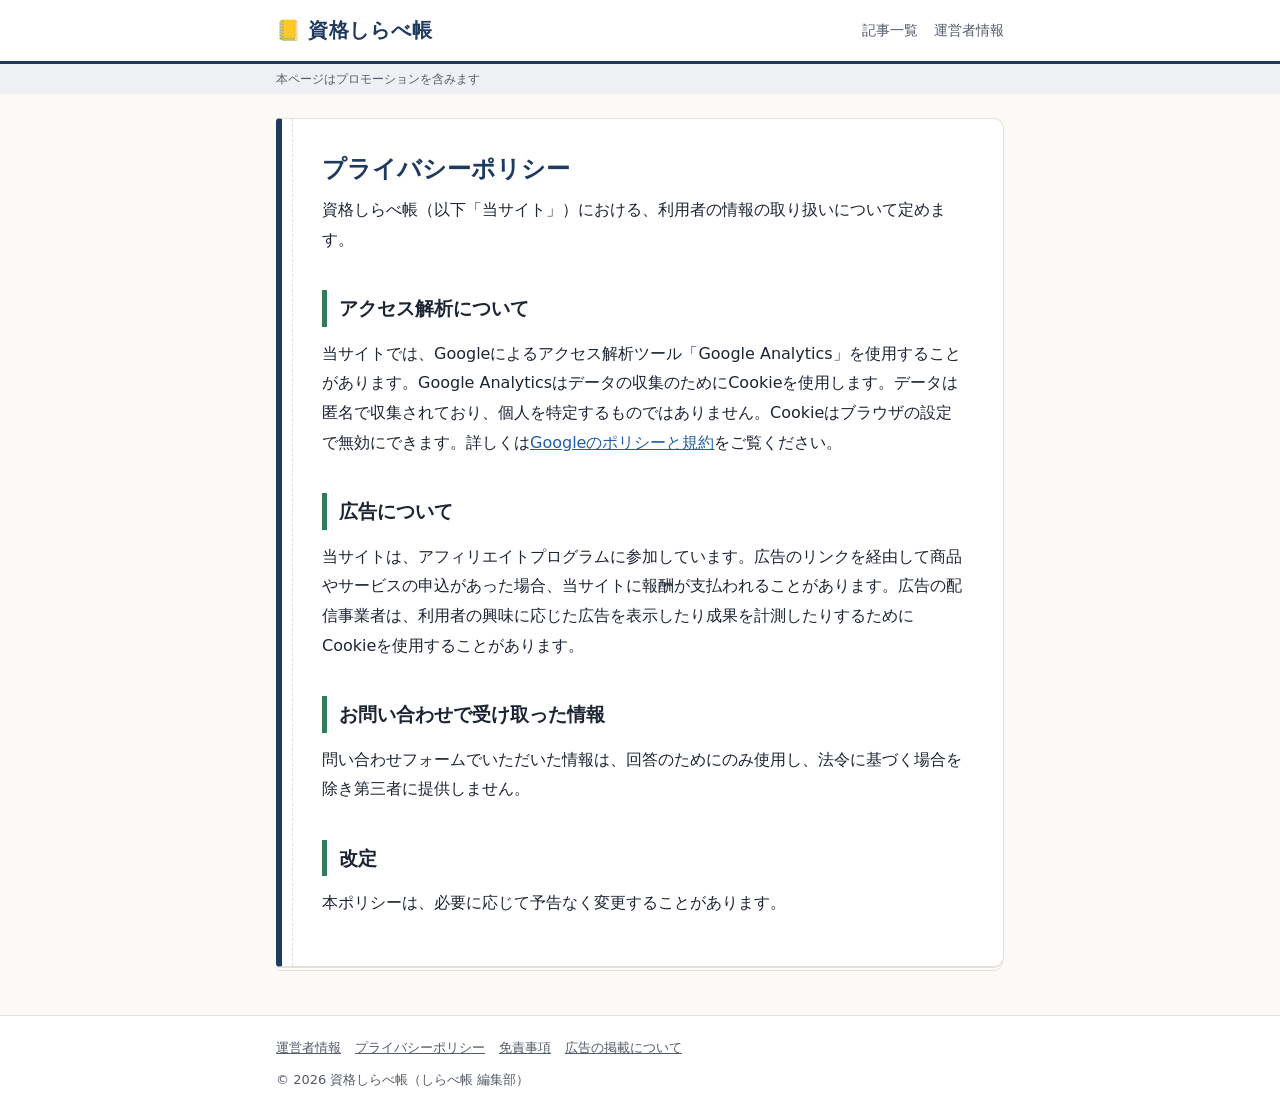
<file: privacy/index.html>
<!doctype html>
<html lang="ja">
<head>
<meta charset="utf-8">
<meta name="viewport" content="width=device-width, initial-scale=1">
<title>プライバシーポリシー | 資格しらべ帳</title>
<meta name="description" content="資格しらべ帳のプライバシーポリシー">
<link rel="canonical" href="https://shikaku-shirabe.github.io/privacy/">
<meta property="og:type" content="article">
<meta property="og:title" content="プライバシーポリシー | 資格しらべ帳">
<meta property="og:description" content="資格しらべ帳のプライバシーポリシー">
<meta property="og:url" content="https://shikaku-shirabe.github.io/privacy/">
<meta property="og:site_name" content="資格しらべ帳">
<link rel="stylesheet" href="/assets/style.css">

</head>
<body>
<header class="site-head"><div class="wrap">
<a class="logo" href="/"><span aria-hidden="true">📒</span>資格しらべ帳</a>
<nav class="nav" aria-label="サイト内"><a href="/">記事一覧</a><a href="/about/">運営者情報</a></nav>
</div></header>
<div class="pr"><div class="wrap">本ページはプロモーションを含みます</div></div>
<main><div class="wrap">
<article class="paper"><h1>プライバシーポリシー</h1>
<p>資格しらべ帳（以下「当サイト」）における、利用者の情報の取り扱いについて定めます。</p>
<h2>アクセス解析について</h2>
<p>当サイトでは、Googleによるアクセス解析ツール「Google Analytics」を使用することがあります。Google Analyticsはデータの収集のためにCookieを使用します。データは匿名で収集されており、個人を特定するものではありません。Cookieはブラウザの設定で無効にできます。詳しくは<a href="https://policies.google.com/technologies/partner-sites?hl=ja" target="_blank" rel="noopener">Googleのポリシーと規約</a>をご覧ください。</p>
<h2>広告について</h2>
<p>当サイトは、アフィリエイトプログラムに参加しています。広告のリンクを経由して商品やサービスの申込があった場合、当サイトに報酬が支払われることがあります。広告の配信事業者は、利用者の興味に応じた広告を表示したり成果を計測したりするためにCookieを使用することがあります。</p>
<h2>お問い合わせで受け取った情報</h2>
<p>問い合わせフォームでいただいた情報は、回答のためにのみ使用し、法令に基づく場合を除き第三者に提供しません。</p>
<h2>改定</h2>
<p>本ポリシーは、必要に応じて予告なく変更することがあります。</p>
</article>
</div></main>
<footer class="site-foot"><div class="wrap">
<nav aria-label="サイト情報"><a href="/about/">運営者情報</a><a href="/privacy/">プライバシーポリシー</a><a href="/disclaimer/">免責事項</a><a href="/ads/">広告の掲載について</a></nav>
<div>© 2026 資格しらべ帳（しらべ帳 編集部）</div>
</div></footer>
</body>
</html>
</file>
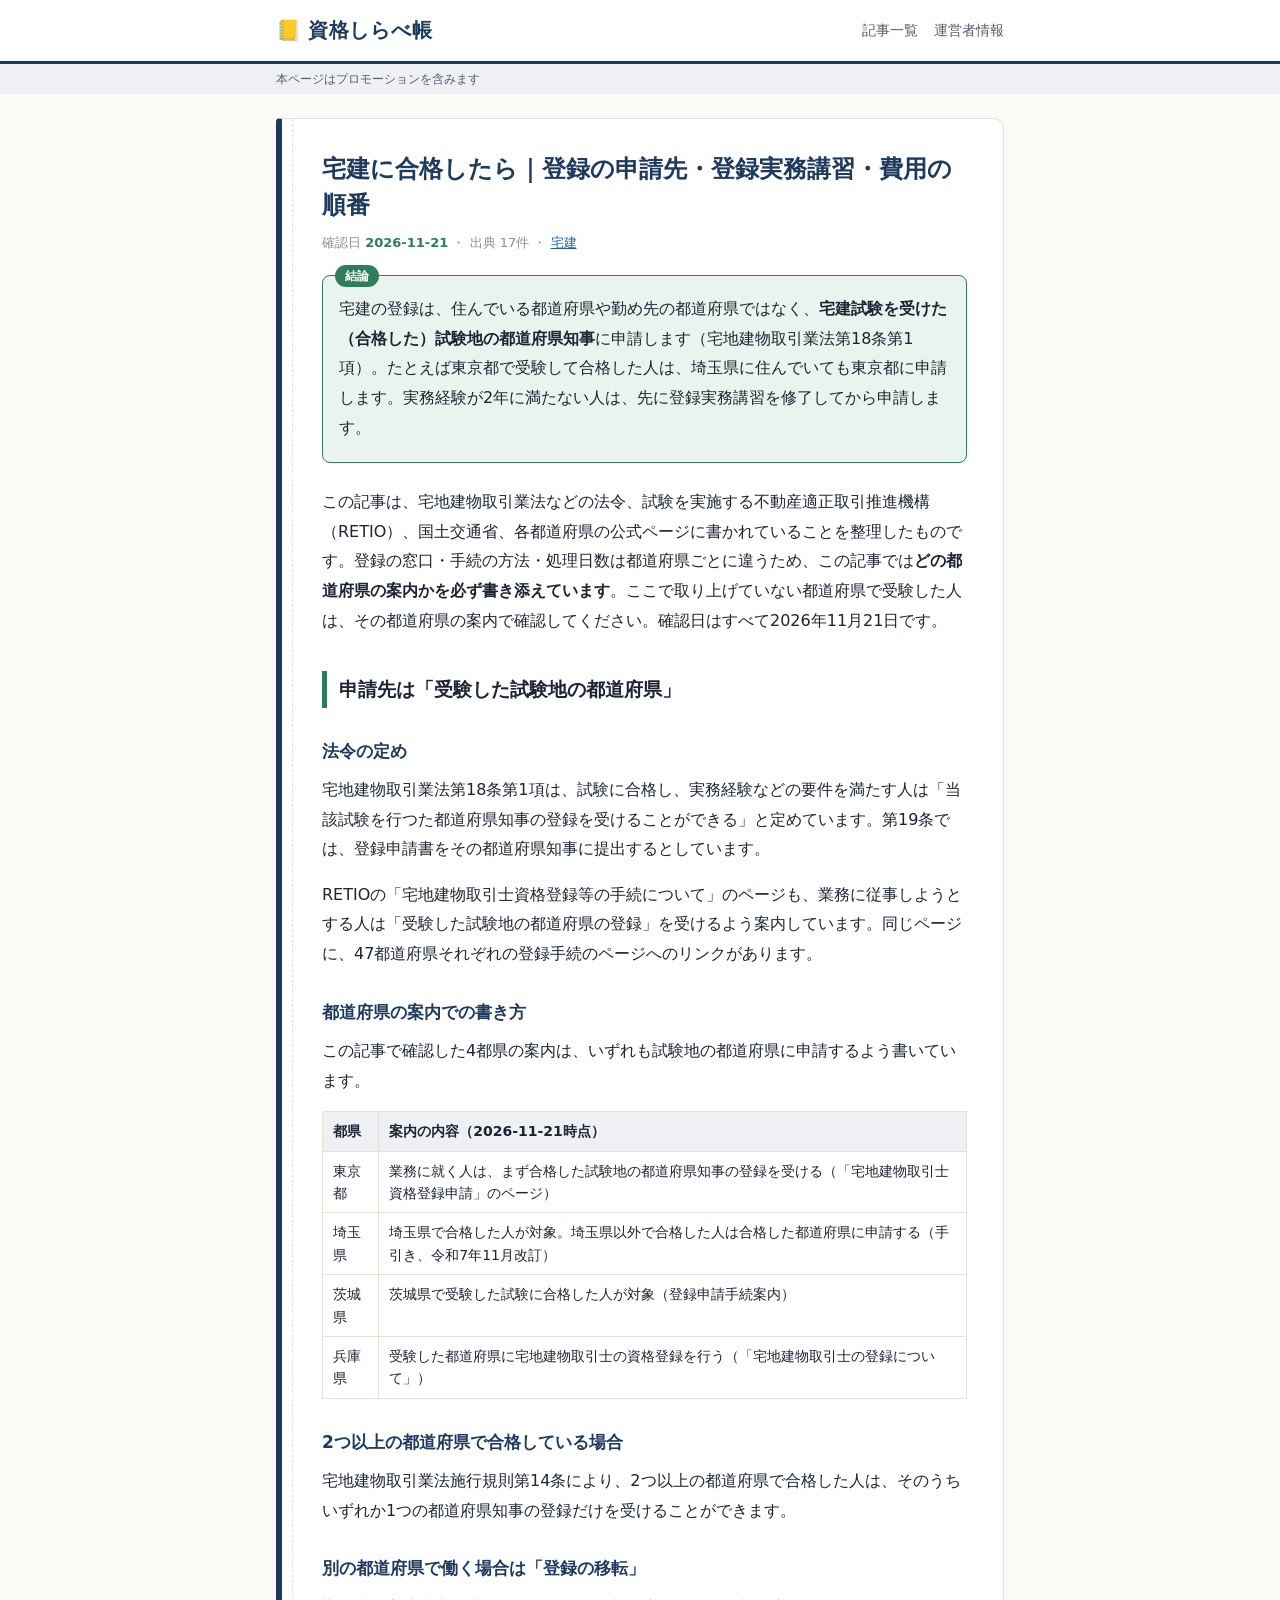
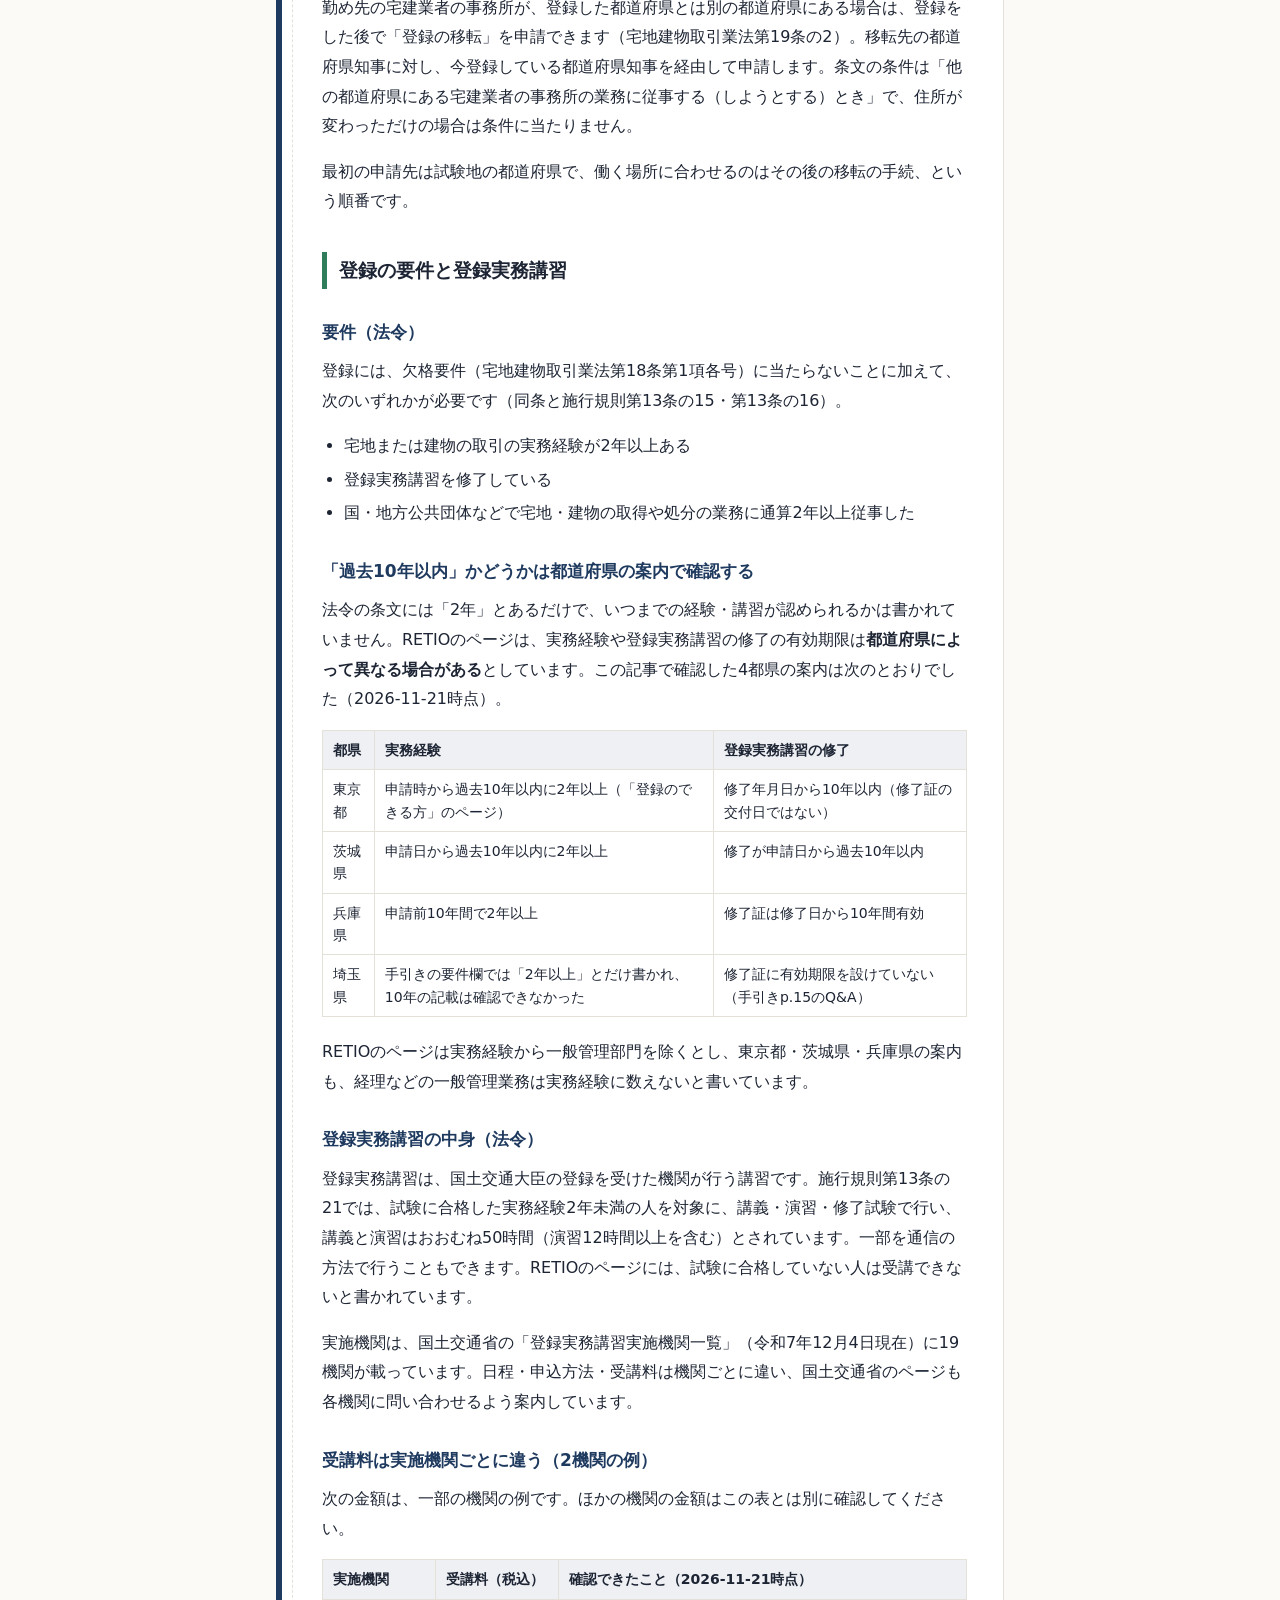
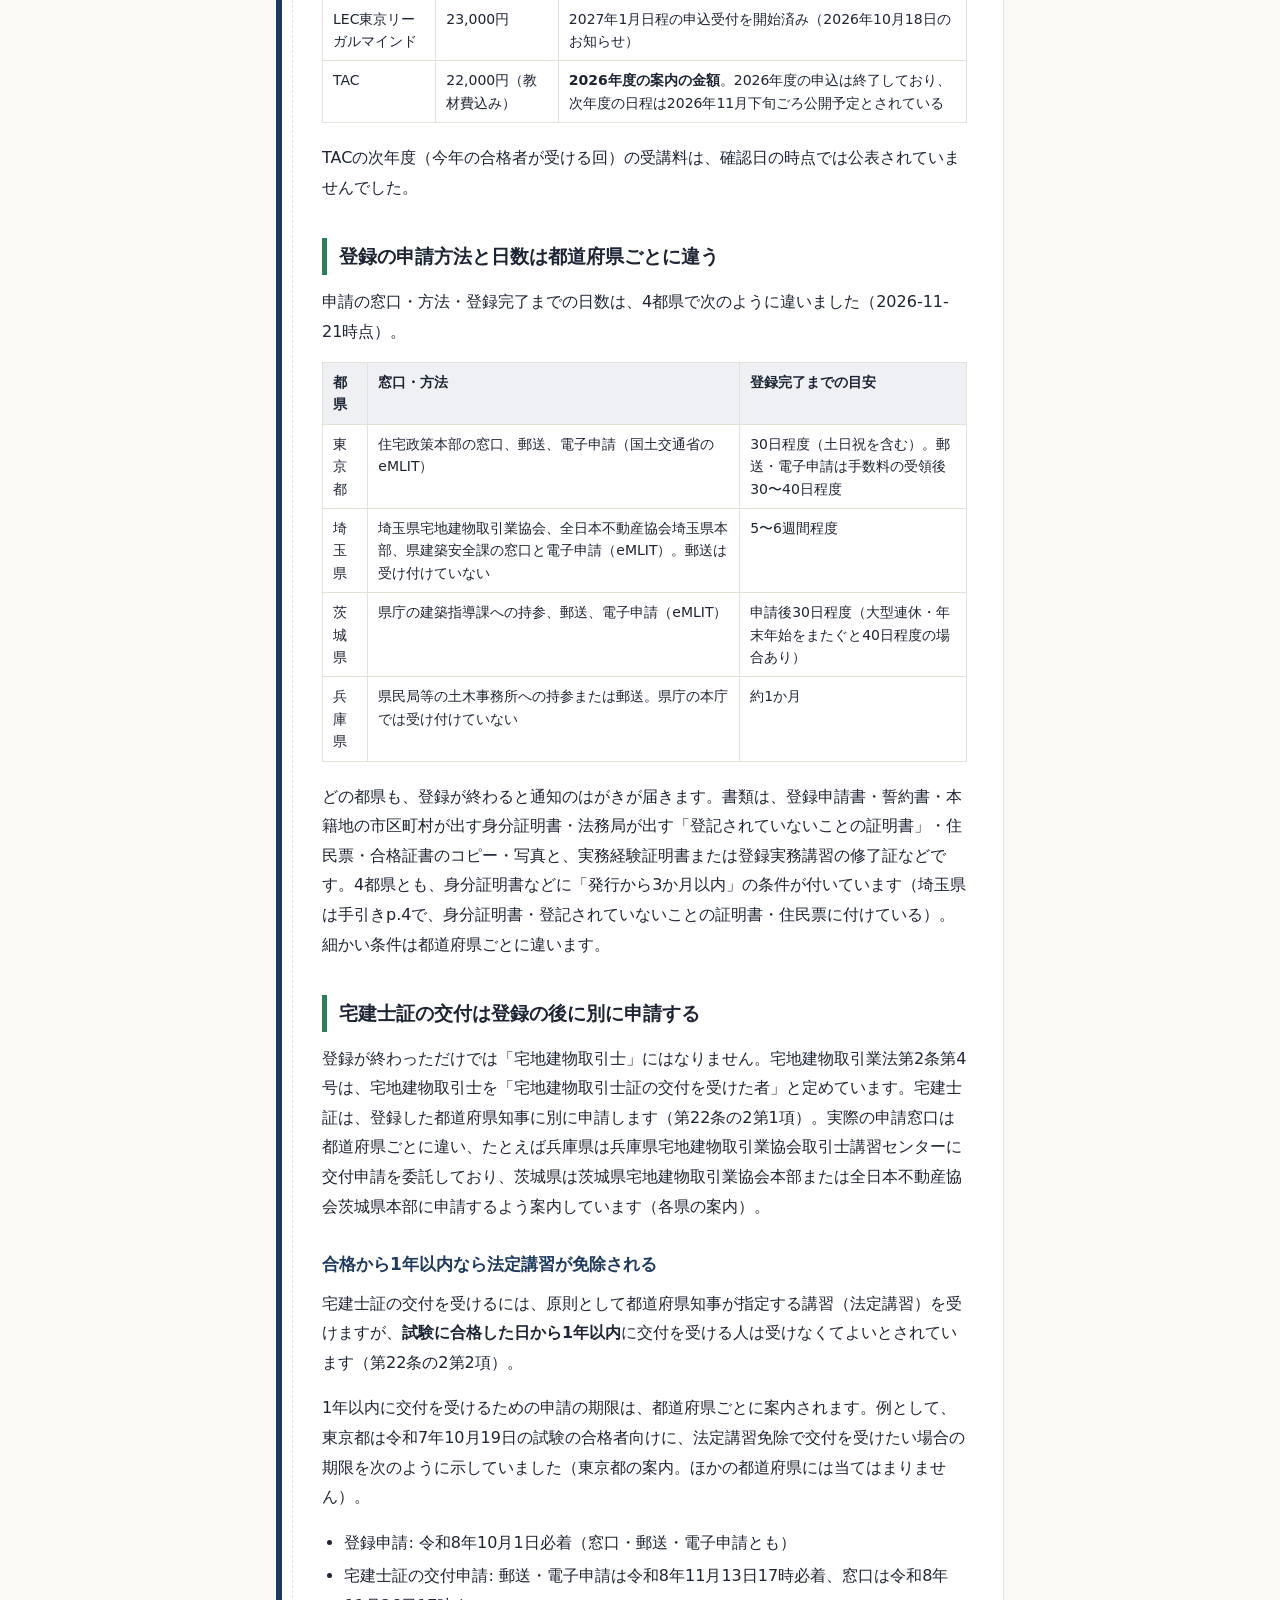
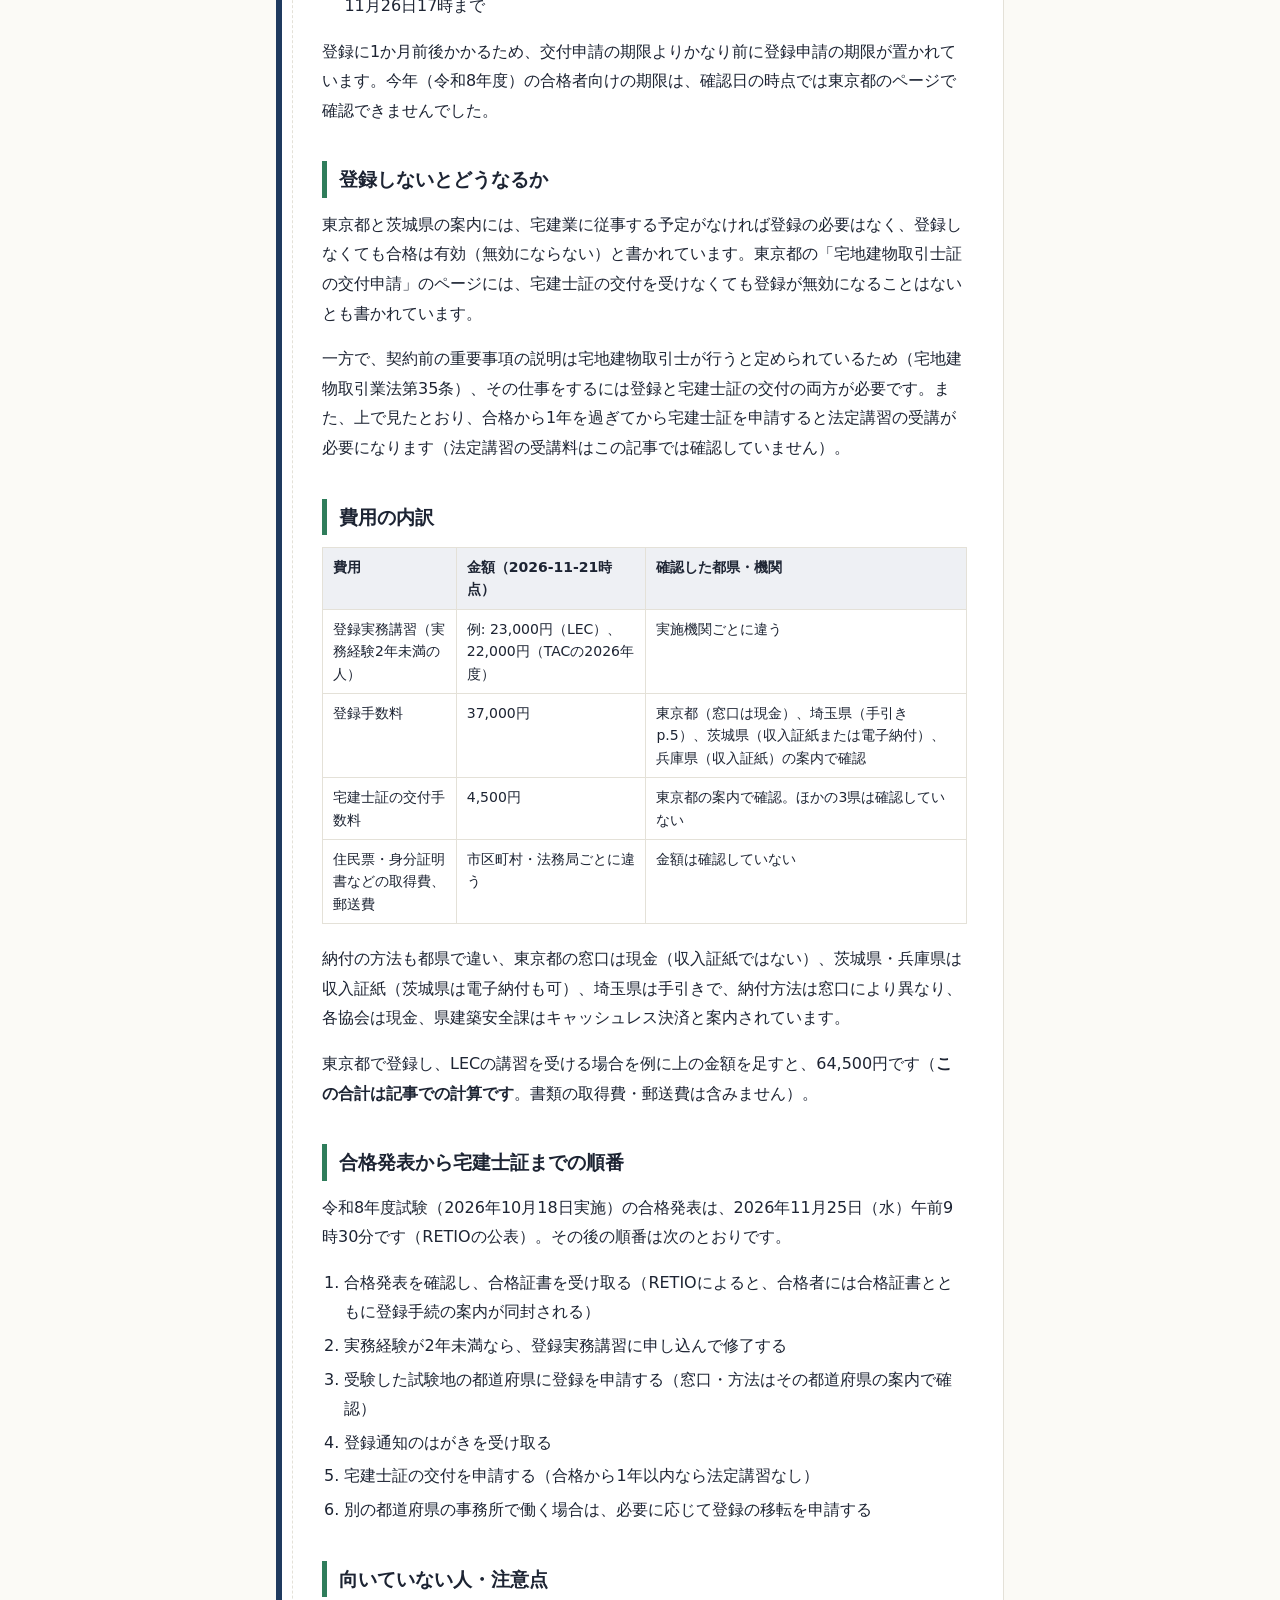
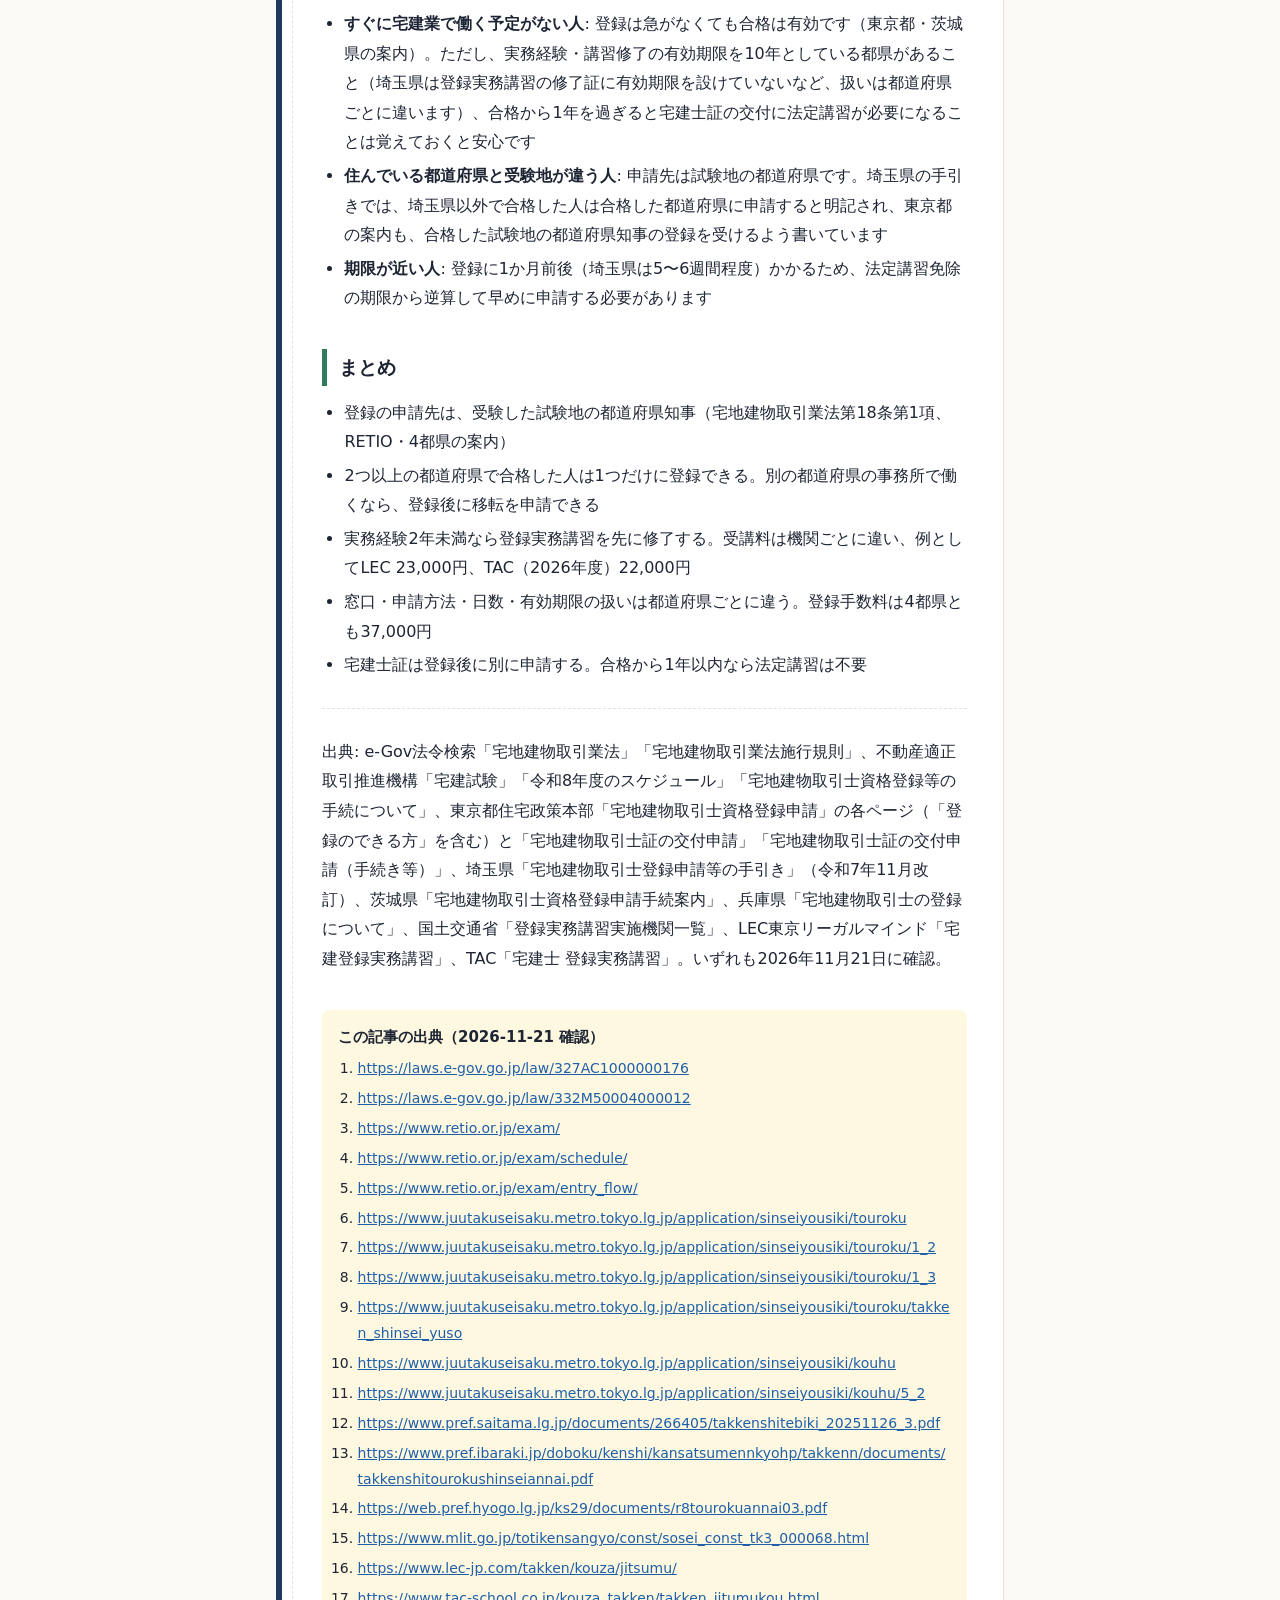
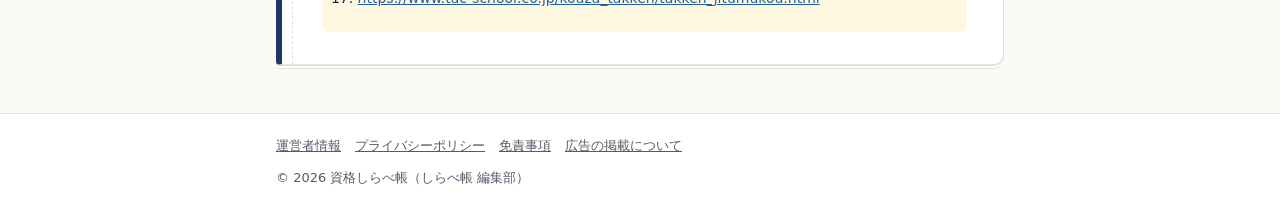
<file: takken-goukaku-go-touroku-shinseisaki/index.html>
<!doctype html>
<html lang="ja">
<head>
<meta charset="utf-8">
<meta name="viewport" content="width=device-width, initial-scale=1">
<title>宅建に合格したら｜登録の申請先・登録実務講習・費用の順番 | 資格しらべ帳</title>
<meta name="description" content="宅建の登録は、住所地ではなく受験した試験地の都道府県知事に申請します。宅建業法の条文、不動産適正取引推進機構と東京都・埼玉県・茨城県・兵庫県の公式案内をもとに、登録実務講習から取引士証までの順番と費用を整理しました。">
<link rel="canonical" href="https://shikaku-shirabe.github.io/takken-goukaku-go-touroku-shinseisaki/">
<meta property="og:type" content="article">
<meta property="og:title" content="宅建に合格したら｜登録の申請先・登録実務講習・費用の順番 | 資格しらべ帳">
<meta property="og:description" content="宅建の登録は、住所地ではなく受験した試験地の都道府県知事に申請します。宅建業法の条文、不動産適正取引推進機構と東京都・埼玉県・茨城県・兵庫県の公式案内をもとに、登録実務講習から取引士証までの順番と費用を整理しました。">
<meta property="og:url" content="https://shikaku-shirabe.github.io/takken-goukaku-go-touroku-shinseisaki/">
<meta property="og:site_name" content="資格しらべ帳">
<link rel="stylesheet" href="/assets/style.css">

</head>
<body>
<header class="site-head"><div class="wrap">
<a class="logo" href="/"><span aria-hidden="true">📒</span>資格しらべ帳</a>
<nav class="nav" aria-label="サイト内"><a href="/">記事一覧</a><a href="/about/">運営者情報</a></nav>
</div></header>
<div class="pr"><div class="wrap">本ページはプロモーションを含みます</div></div>
<main><div class="wrap">
<article class="paper">
<h1>宅建に合格したら｜登録の申請先・登録実務講習・費用の順番</h1>
<div class="meta">確認日 <b>2026-11-21</b> ・ 出典 17件 ・ <a href="/tag/%E5%AE%85%E5%BB%BA/">宅建</a></div>
<div class="lead"><span class="lead-label">結論</span><p>宅建の登録は、住んでいる都道府県や勤め先の都道府県ではなく、<strong>宅建試験を受けた（合格した）試験地の都道府県知事</strong>に申請します（宅地建物取引業法第18条第1項）。たとえば東京都で受験して合格した人は、埼玉県に住んでいても東京都に申請します。実務経験が2年に満たない人は、先に登録実務講習を修了してから申請します。</p></div>
<p>この記事は、宅地建物取引業法などの法令、試験を実施する不動産適正取引推進機構（RETIO）、国土交通省、各都道府県の公式ページに書かれていることを整理したものです。登録の窓口・手続の方法・処理日数は都道府県ごとに違うため、この記事では<strong>どの都道府県の案内かを必ず書き添えています</strong>。ここで取り上げていない都道府県で受験した人は、その都道府県の案内で確認してください。確認日はすべて2026年11月21日です。</p>
<h2 id="h-1">申請先は「受験した試験地の都道府県」</h2>
<h3>法令の定め</h3>
<p>宅地建物取引業法第18条第1項は、試験に合格し、実務経験などの要件を満たす人は「当該試験を行つた都道府県知事の登録を受けることができる」と定めています。第19条では、登録申請書をその都道府県知事に提出するとしています。</p>
<p>RETIOの「宅地建物取引士資格登録等の手続について」のページも、業務に従事しようとする人は「受験した試験地の都道府県の登録」を受けるよう案内しています。同じページに、47都道府県それぞれの登録手続のページへのリンクがあります。</p>
<h3>都道府県の案内での書き方</h3>
<p>この記事で確認した4都県の案内は、いずれも試験地の都道府県に申請するよう書いています。</p>
<div class="table-wrap"><table><thead><tr><th>都県</th><th>案内の内容（2026-11-21時点）</th></tr></thead><tbody><tr><td>東京都</td><td>業務に就く人は、まず合格した試験地の都道府県知事の登録を受ける（「宅地建物取引士資格登録申請」のページ）</td></tr><tr><td>埼玉県</td><td>埼玉県で合格した人が対象。埼玉県以外で合格した人は合格した都道府県に申請する（手引き、令和7年11月改訂）</td></tr><tr><td>茨城県</td><td>茨城県で受験した試験に合格した人が対象（登録申請手続案内）</td></tr><tr><td>兵庫県</td><td>受験した都道府県に宅地建物取引士の資格登録を行う（「宅地建物取引士の登録について」）</td></tr></tbody></table></div>
<h3>2つ以上の都道府県で合格している場合</h3>
<p>宅地建物取引業法施行規則第14条により、2つ以上の都道府県で合格した人は、そのうちいずれか1つの都道府県知事の登録だけを受けることができます。</p>
<h3>別の都道府県で働く場合は「登録の移転」</h3>
<p>勤め先の宅建業者の事務所が、登録した都道府県とは別の都道府県にある場合は、登録をした後で「登録の移転」を申請できます（宅地建物取引業法第19条の2）。移転先の都道府県知事に対し、今登録している都道府県知事を経由して申請します。条文の条件は「他の都道府県にある宅建業者の事務所の業務に従事する（しようとする）とき」で、住所が変わっただけの場合は条件に当たりません。</p>
<p>最初の申請先は試験地の都道府県で、働く場所に合わせるのはその後の移転の手続、という順番です。</p>
<h2 id="h-2">登録の要件と登録実務講習</h2>
<h3>要件（法令）</h3>
<p>登録には、欠格要件（宅地建物取引業法第18条第1項各号）に当たらないことに加えて、次のいずれかが必要です（同条と施行規則第13条の15・第13条の16）。</p>
<ul><li>宅地または建物の取引の実務経験が2年以上ある</li><li>登録実務講習を修了している</li><li>国・地方公共団体などで宅地・建物の取得や処分の業務に通算2年以上従事した</li></ul>
<h3>「過去10年以内」かどうかは都道府県の案内で確認する</h3>
<p>法令の条文には「2年」とあるだけで、いつまでの経験・講習が認められるかは書かれていません。RETIOのページは、実務経験や登録実務講習の修了の有効期限は<strong>都道府県によって異なる場合がある</strong>としています。この記事で確認した4都県の案内は次のとおりでした（2026-11-21時点）。</p>
<div class="table-wrap"><table><thead><tr><th>都県</th><th>実務経験</th><th>登録実務講習の修了</th></tr></thead><tbody><tr><td>東京都</td><td>申請時から過去10年以内に2年以上（「登録のできる方」のページ）</td><td>修了年月日から10年以内（修了証の交付日ではない）</td></tr><tr><td>茨城県</td><td>申請日から過去10年以内に2年以上</td><td>修了が申請日から過去10年以内</td></tr><tr><td>兵庫県</td><td>申請前10年間で2年以上</td><td>修了証は修了日から10年間有効</td></tr><tr><td>埼玉県</td><td>手引きの要件欄では「2年以上」とだけ書かれ、10年の記載は確認できなかった</td><td>修了証に有効期限を設けていない（手引きp.15のQ&amp;A）</td></tr></tbody></table></div>
<p>RETIOのページは実務経験から一般管理部門を除くとし、東京都・茨城県・兵庫県の案内も、経理などの一般管理業務は実務経験に数えないと書いています。</p>
<h3>登録実務講習の中身（法令）</h3>
<p>登録実務講習は、国土交通大臣の登録を受けた機関が行う講習です。施行規則第13条の21では、試験に合格した実務経験2年未満の人を対象に、講義・演習・修了試験で行い、講義と演習はおおむね50時間（演習12時間以上を含む）とされています。一部を通信の方法で行うこともできます。RETIOのページには、試験に合格していない人は受講できないと書かれています。</p>
<p>実施機関は、国土交通省の「登録実務講習実施機関一覧」（令和7年12月4日現在）に19機関が載っています。日程・申込方法・受講料は機関ごとに違い、国土交通省のページも各機関に問い合わせるよう案内しています。</p>
<h3>受講料は実施機関ごとに違う（2機関の例）</h3>
<p>次の金額は、一部の機関の例です。ほかの機関の金額はこの表とは別に確認してください。</p>
<div class="table-wrap"><table><thead><tr><th>実施機関</th><th>受講料（税込）</th><th>確認できたこと（2026-11-21時点）</th></tr></thead><tbody><tr><td>LEC東京リーガルマインド</td><td>23,000円</td><td>2027年1月日程の申込受付を開始済み（2026年10月18日のお知らせ）</td></tr><tr><td>TAC</td><td>22,000円（教材費込み）</td><td><strong>2026年度の案内の金額</strong>。2026年度の申込は終了しており、次年度の日程は2026年11月下旬ごろ公開予定とされている</td></tr></tbody></table></div>
<p>TACの次年度（今年の合格者が受ける回）の受講料は、確認日の時点では公表されていませんでした。</p>
<h2 id="h-3">登録の申請方法と日数は都道府県ごとに違う</h2>
<p>申請の窓口・方法・登録完了までの日数は、4都県で次のように違いました（2026-11-21時点）。</p>
<div class="table-wrap"><table><thead><tr><th>都県</th><th>窓口・方法</th><th>登録完了までの目安</th></tr></thead><tbody><tr><td>東京都</td><td>住宅政策本部の窓口、郵送、電子申請（国土交通省のeMLIT）</td><td>30日程度（土日祝を含む）。郵送・電子申請は手数料の受領後30〜40日程度</td></tr><tr><td>埼玉県</td><td>埼玉県宅地建物取引業協会、全日本不動産協会埼玉県本部、県建築安全課の窓口と電子申請（eMLIT）。郵送は受け付けていない</td><td>5〜6週間程度</td></tr><tr><td>茨城県</td><td>県庁の建築指導課への持参、郵送、電子申請（eMLIT）</td><td>申請後30日程度（大型連休・年末年始をまたぐと40日程度の場合あり）</td></tr><tr><td>兵庫県</td><td>県民局等の土木事務所への持参または郵送。県庁の本庁では受け付けていない</td><td>約1か月</td></tr></tbody></table></div>
<p>どの都県も、登録が終わると通知のはがきが届きます。書類は、登録申請書・誓約書・本籍地の市区町村が出す身分証明書・法務局が出す「登記されていないことの証明書」・住民票・合格証書のコピー・写真と、実務経験証明書または登録実務講習の修了証などです。4都県とも、身分証明書などに「発行から3か月以内」の条件が付いています（埼玉県は手引きp.4で、身分証明書・登記されていないことの証明書・住民票に付けている）。細かい条件は都道府県ごとに違います。</p>
<h2 id="h-4">宅建士証の交付は登録の後に別に申請する</h2>
<p>登録が終わっただけでは「宅地建物取引士」にはなりません。宅地建物取引業法第2条第4号は、宅地建物取引士を「宅地建物取引士証の交付を受けた者」と定めています。宅建士証は、登録した都道府県知事に別に申請します（第22条の2第1項）。実際の申請窓口は都道府県ごとに違い、たとえば兵庫県は兵庫県宅地建物取引業協会取引士講習センターに交付申請を委託しており、茨城県は茨城県宅地建物取引業協会本部または全日本不動産協会茨城県本部に申請するよう案内しています（各県の案内）。</p>
<h3>合格から1年以内なら法定講習が免除される</h3>
<p>宅建士証の交付を受けるには、原則として都道府県知事が指定する講習（法定講習）を受けますが、<strong>試験に合格した日から1年以内</strong>に交付を受ける人は受けなくてよいとされています（第22条の2第2項）。</p>
<p>1年以内に交付を受けるための申請の期限は、都道府県ごとに案内されます。例として、東京都は令和7年10月19日の試験の合格者向けに、法定講習免除で交付を受けたい場合の期限を次のように示していました（東京都の案内。ほかの都道府県には当てはまりません）。</p>
<ul><li>登録申請: 令和8年10月1日必着（窓口・郵送・電子申請とも）</li><li>宅建士証の交付申請: 郵送・電子申請は令和8年11月13日17時必着、窓口は令和8年11月26日17時まで</li></ul>
<p>登録に1か月前後かかるため、交付申請の期限よりかなり前に登録申請の期限が置かれています。今年（令和8年度）の合格者向けの期限は、確認日の時点では東京都のページで確認できませんでした。</p>
<h2 id="h-5">登録しないとどうなるか</h2>
<p>東京都と茨城県の案内には、宅建業に従事する予定がなければ登録の必要はなく、登録しなくても合格は有効（無効にならない）と書かれています。東京都の「宅地建物取引士証の交付申請」のページには、宅建士証の交付を受けなくても登録が無効になることはないとも書かれています。</p>
<p>一方で、契約前の重要事項の説明は宅地建物取引士が行うと定められているため（宅地建物取引業法第35条）、その仕事をするには登録と宅建士証の交付の両方が必要です。また、上で見たとおり、合格から1年を過ぎてから宅建士証を申請すると法定講習の受講が必要になります（法定講習の受講料はこの記事では確認していません）。</p>
<h2 id="h-6">費用の内訳</h2>
<div class="table-wrap"><table><thead><tr><th>費用</th><th>金額（2026-11-21時点）</th><th>確認した都県・機関</th></tr></thead><tbody><tr><td>登録実務講習（実務経験2年未満の人）</td><td>例: 23,000円（LEC）、22,000円（TACの2026年度）</td><td>実施機関ごとに違う</td></tr><tr><td>登録手数料</td><td>37,000円</td><td>東京都（窓口は現金）、埼玉県（手引きp.5）、茨城県（収入証紙または電子納付）、兵庫県（収入証紙）の案内で確認</td></tr><tr><td>宅建士証の交付手数料</td><td>4,500円</td><td>東京都の案内で確認。ほかの3県は確認していない</td></tr><tr><td>住民票・身分証明書などの取得費、郵送費</td><td>市区町村・法務局ごとに違う</td><td>金額は確認していない</td></tr></tbody></table></div>
<p>納付の方法も都県で違い、東京都の窓口は現金（収入証紙ではない）、茨城県・兵庫県は収入証紙（茨城県は電子納付も可）、埼玉県は手引きで、納付方法は窓口により異なり、各協会は現金、県建築安全課はキャッシュレス決済と案内されています。</p>
<p>東京都で登録し、LECの講習を受ける場合を例に上の金額を足すと、64,500円です（<strong>この合計は記事での計算です</strong>。書類の取得費・郵送費は含みません）。</p>
<h2 id="h-7">合格発表から宅建士証までの順番</h2>
<p>令和8年度試験（2026年10月18日実施）の合格発表は、2026年11月25日（水）午前9時30分です（RETIOの公表）。その後の順番は次のとおりです。</p>
<ol><li>合格発表を確認し、合格証書を受け取る（RETIOによると、合格者には合格証書とともに登録手続の案内が同封される）</li><li>実務経験が2年未満なら、登録実務講習に申し込んで修了する</li><li>受験した試験地の都道府県に登録を申請する（窓口・方法はその都道府県の案内で確認）</li><li>登録通知のはがきを受け取る</li><li>宅建士証の交付を申請する（合格から1年以内なら法定講習なし）</li><li>別の都道府県の事務所で働く場合は、必要に応じて登録の移転を申請する</li></ol>
<h2 id="h-8">向いていない人・注意点</h2>
<ul><li><strong>すぐに宅建業で働く予定がない人</strong>: 登録は急がなくても合格は有効です（東京都・茨城県の案内）。ただし、実務経験・講習修了の有効期限を10年としている都県があること（埼玉県は登録実務講習の修了証に有効期限を設けていないなど、扱いは都道府県ごとに違います）、合格から1年を過ぎると宅建士証の交付に法定講習が必要になることは覚えておくと安心です</li><li><strong>住んでいる都道府県と受験地が違う人</strong>: 申請先は試験地の都道府県です。埼玉県の手引きでは、埼玉県以外で合格した人は合格した都道府県に申請すると明記され、東京都の案内も、合格した試験地の都道府県知事の登録を受けるよう書いています</li><li><strong>期限が近い人</strong>: 登録に1か月前後（埼玉県は5〜6週間程度）かかるため、法定講習免除の期限から逆算して早めに申請する必要があります</li></ul>
<h2 id="h-9">まとめ</h2>
<ul><li>登録の申請先は、受験した試験地の都道府県知事（宅地建物取引業法第18条第1項、RETIO・4都県の案内）</li><li>2つ以上の都道府県で合格した人は1つだけに登録できる。別の都道府県の事務所で働くなら、登録後に移転を申請できる</li><li>実務経験2年未満なら登録実務講習を先に修了する。受講料は機関ごとに違い、例としてLEC 23,000円、TAC（2026年度）22,000円</li><li>窓口・申請方法・日数・有効期限の扱いは都道府県ごとに違う。登録手数料は4都県とも37,000円</li><li>宅建士証は登録後に別に申請する。合格から1年以内なら法定講習は不要</li></ul>
<hr>
<p>出典: e-Gov法令検索「宅地建物取引業法」「宅地建物取引業法施行規則」、不動産適正取引推進機構「宅建試験」「令和8年度のスケジュール」「宅地建物取引士資格登録等の手続について」、東京都住宅政策本部「宅地建物取引士資格登録申請」の各ページ（「登録のできる方」を含む）と「宅地建物取引士証の交付申請」「宅地建物取引士証の交付申請（手続き等）」、埼玉県「宅地建物取引士登録申請等の手引き」（令和7年11月改訂）、茨城県「宅地建物取引士資格登録申請手続案内」、兵庫県「宅地建物取引士の登録について」、国土交通省「登録実務講習実施機関一覧」、LEC東京リーガルマインド「宅建登録実務講習」、TAC「宅建士 登録実務講習」。いずれも2026年11月21日に確認。</p>
<section class="sources"><h2>この記事の出典（2026-11-21 確認）</h2><ol><li><a href="https://laws.e-gov.go.jp/law/327AC1000000176" target="_blank" rel="noopener">https://laws.e-gov.go.jp/law/327AC1000000176</a></li><li><a href="https://laws.e-gov.go.jp/law/332M50004000012" target="_blank" rel="noopener">https://laws.e-gov.go.jp/law/332M50004000012</a></li><li><a href="https://www.retio.or.jp/exam/" target="_blank" rel="noopener">https://www.retio.or.jp/exam/</a></li><li><a href="https://www.retio.or.jp/exam/schedule/" target="_blank" rel="noopener">https://www.retio.or.jp/exam/schedule/</a></li><li><a href="https://www.retio.or.jp/exam/entry_flow/" target="_blank" rel="noopener">https://www.retio.or.jp/exam/entry_flow/</a></li><li><a href="https://www.juutakuseisaku.metro.tokyo.lg.jp/application/sinseiyousiki/touroku" target="_blank" rel="noopener">https://www.juutakuseisaku.metro.tokyo.lg.jp/application/sinseiyousiki/touroku</a></li><li><a href="https://www.juutakuseisaku.metro.tokyo.lg.jp/application/sinseiyousiki/touroku/1_2" target="_blank" rel="noopener">https://www.juutakuseisaku.metro.tokyo.lg.jp/application/sinseiyousiki/touroku/1_2</a></li><li><a href="https://www.juutakuseisaku.metro.tokyo.lg.jp/application/sinseiyousiki/touroku/1_3" target="_blank" rel="noopener">https://www.juutakuseisaku.metro.tokyo.lg.jp/application/sinseiyousiki/touroku/1_3</a></li><li><a href="https://www.juutakuseisaku.metro.tokyo.lg.jp/application/sinseiyousiki/touroku/takken_shinsei_yuso" target="_blank" rel="noopener">https://www.juutakuseisaku.metro.tokyo.lg.jp/application/sinseiyousiki/touroku/takken_shinsei_yuso</a></li><li><a href="https://www.juutakuseisaku.metro.tokyo.lg.jp/application/sinseiyousiki/kouhu" target="_blank" rel="noopener">https://www.juutakuseisaku.metro.tokyo.lg.jp/application/sinseiyousiki/kouhu</a></li><li><a href="https://www.juutakuseisaku.metro.tokyo.lg.jp/application/sinseiyousiki/kouhu/5_2" target="_blank" rel="noopener">https://www.juutakuseisaku.metro.tokyo.lg.jp/application/sinseiyousiki/kouhu/5_2</a></li><li><a href="https://www.pref.saitama.lg.jp/documents/266405/takkenshitebiki_20251126_3.pdf" target="_blank" rel="noopener">https://www.pref.saitama.lg.jp/documents/266405/takkenshitebiki_20251126_3.pdf</a></li><li><a href="https://www.pref.ibaraki.jp/doboku/kenshi/kansatsumennkyohp/takkenn/documents/takkenshitourokushinseiannai.pdf" target="_blank" rel="noopener">https://www.pref.ibaraki.jp/doboku/kenshi/kansatsumennkyohp/takkenn/documents/takkenshitourokushinseiannai.pdf</a></li><li><a href="https://web.pref.hyogo.lg.jp/ks29/documents/r8tourokuannai03.pdf" target="_blank" rel="noopener">https://web.pref.hyogo.lg.jp/ks29/documents/r8tourokuannai03.pdf</a></li><li><a href="https://www.mlit.go.jp/totikensangyo/const/sosei_const_tk3_000068.html" target="_blank" rel="noopener">https://www.mlit.go.jp/totikensangyo/const/sosei_const_tk3_000068.html</a></li><li><a href="https://www.lec-jp.com/takken/kouza/jitsumu/" target="_blank" rel="noopener">https://www.lec-jp.com/takken/kouza/jitsumu/</a></li><li><a href="https://www.tac-school.co.jp/kouza_takken/takken_jitumukou.html" target="_blank" rel="noopener">https://www.tac-school.co.jp/kouza_takken/takken_jitumukou.html</a></li></ol></section>
</article>

</div></main>
<footer class="site-foot"><div class="wrap">
<nav aria-label="サイト情報"><a href="/about/">運営者情報</a><a href="/privacy/">プライバシーポリシー</a><a href="/disclaimer/">免責事項</a><a href="/ads/">広告の掲載について</a></nav>
<div>© 2026 資格しらべ帳（しらべ帳 編集部）</div>
</div></footer>
</body>
</html>
</file>
<file: assets/style.css>
:root{color-scheme:light;--bg:#fbfaf6;--paper:#ffffff;--ink:#1d2433;--sub:#545b69;--muted:#8a8f99;--line:#e4e1d8;--rule:#eef0f4;--navy:#1f3a5f;--green:#2f7d5b;--green-soft:#eaf4ee;--note:#fff8e1;--link:#1f5fa8}
@media (prefers-color-scheme:dark){:root{color-scheme:dark;--bg:#15171b;--paper:#1c1f24;--ink:#e8e9ec;--sub:#b5b9c2;--muted:#878c96;--line:#2e333b;--rule:#262a31;--navy:#9db8de;--green:#6cc49a;--green-soft:#1d2e26;--note:#2b2719;--link:#8fb8ef}}
*{box-sizing:border-box}
html{-webkit-text-size-adjust:100%}
body{margin:0;background:var(--bg);color:var(--ink);font:16px/1.85 system-ui,-apple-system,"Segoe UI","Hiragino Sans","Yu Gothic UI",Meiryo,sans-serif}
a{color:var(--link)}
.wrap{max-width:760px;margin:0 auto;padding:0 16px}
.site-head{background:var(--paper);border-bottom:3px solid var(--navy)}
.site-head .wrap{display:flex;align-items:center;justify-content:space-between;gap:12px;flex-wrap:wrap;padding-top:12px;padding-bottom:12px}
.logo{font-weight:700;font-size:20px;color:var(--navy);text-decoration:none;letter-spacing:.04em}
.logo span{display:inline-block;margin-right:6px}
.nav{display:flex;gap:16px;font-size:14px}
.nav a{color:var(--sub);text-decoration:none}
.pr{background:var(--rule);color:var(--sub);font-size:12px;padding:4px 0}
main{padding:24px 0 48px}
.paper{position:relative;background:var(--paper);border:1px solid var(--line);border-left:6px solid var(--navy);border-radius:4px 10px 10px 4px;padding:24px 20px;box-shadow:0 1px 0 var(--line),0 4px 0 -1px var(--paper),0 5px 0 -1px var(--line)}
.paper::before{content:"";position:absolute;top:0;bottom:0;left:10px;border-left:1px dashed var(--line)}
@media (min-width:640px){.paper{padding:32px 36px 32px 40px}}
h1{font-size:24px;line-height:1.5;margin:0 0 8px;color:var(--navy)}
h2{font-size:19px;line-height:1.5;margin:36px 0 12px;padding:4px 0 4px 12px;border-left:5px solid var(--green);background:var(--paper)}
h3{font-size:17px;margin:28px 0 8px;color:var(--navy)}
h4{font-size:16px;margin:20px 0 6px}
p{margin:0 0 16px}
.meta{font-size:13px;color:var(--muted);margin-bottom:20px}
.meta b{color:var(--green);font-weight:600}
.lead{position:relative;background:var(--green-soft);border:1px solid var(--green);border-radius:8px;padding:18px 16px 4px;margin:8px 0 24px}
.lead-label{position:absolute;top:-11px;left:12px;background:var(--green);color:#fff;font-size:12px;font-weight:700;padding:0 10px;border-radius:999px;line-height:22px}
.table-wrap{overflow-x:auto;margin:0 0 20px;-webkit-overflow-scrolling:touch}
table{border-collapse:collapse;width:100%;min-width:420px;background:var(--paper);font-size:14px;line-height:1.6}
th,td{border:1px solid var(--line);padding:8px 10px;text-align:left;vertical-align:top}
th{background:var(--rule);font-weight:600}
ul,ol{padding-left:1.4em;margin:0 0 16px}
li{margin:4px 0}
blockquote{margin:0 0 16px;padding:8px 14px;border-left:4px solid var(--line);color:var(--sub);background:var(--paper)}
hr{border:0;border-top:1px dashed var(--line);margin:28px 0}
code{background:var(--rule);padding:1px 5px;border-radius:4px;font-size:.92em}
.aff-box{margin:20px 0;text-align:center}
a.aff{display:inline-block;background:var(--green);color:#fff;text-decoration:none;font-weight:700;padding:12px 22px;border-radius:999px}
p a.aff{display:inline;background:none;color:var(--link);text-decoration:underline;padding:0;font-weight:600}
.sources{margin-top:36px;padding:16px;background:var(--note);border-radius:8px;font-size:14px}
.sources h2{margin:0 0 8px;border:0;padding:0;font-size:15px;background:none}
.sources ol{margin:0}
.sources li{overflow-wrap:anywhere}
.cards{list-style:none;padding:0;margin:0;display:grid;gap:12px}
.card{display:block;background:var(--paper);border:1px solid var(--line);border-radius:10px;padding:14px 16px;text-decoration:none;color:var(--ink)}
.card:hover{border-color:var(--green)}
.card b{display:block;font-size:16px;line-height:1.6;color:var(--navy)}
.card span{font-size:13px;color:var(--sub)}
.card small{display:block;font-size:12px;color:var(--muted);margin-top:4px}
.tags{display:flex;gap:8px;flex-wrap:wrap;margin:0 0 20px;padding:0;list-style:none}
.tags a{display:inline-block;font-size:13px;padding:2px 12px;border:1px solid var(--green);border-radius:999px;color:var(--green);text-decoration:none;background:var(--paper)}
.hero{margin-bottom:24px}
.hero p{color:var(--sub);margin:0}
.related{margin-top:32px}
.related h2{font-size:16px}
.empty{color:var(--muted)}
.site-foot{border-top:1px solid var(--line);background:var(--paper);font-size:13px;color:var(--sub);padding:20px 0 28px}
.site-foot nav{display:flex;gap:14px;flex-wrap:wrap;margin-bottom:8px}
.site-foot a{color:var(--sub)}
</file>
